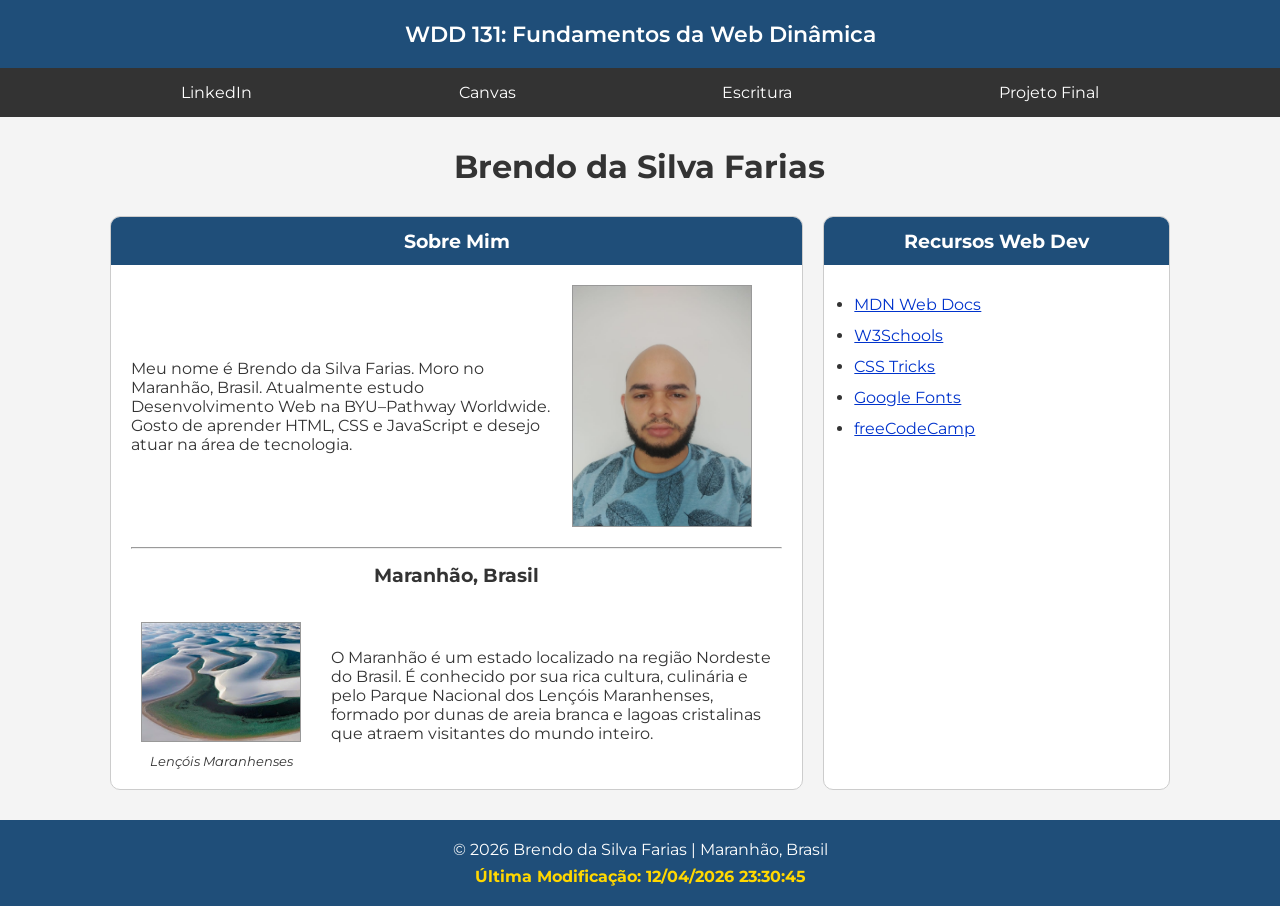
<file: index.html>
<!DOCTYPE html>
<html lang="pt-BR">

<head>
    <meta charset="UTF-8">
    <meta name="viewport" content="width=device-width, initial-scale=1.0">

    <title>WDD 131 – Fundamentos da Web Dinâmica - Brendo da Silva Farias</title>

    <meta name="description"
        content="WDD 131 – Fundamentos da Web Dinâmica. Brendo da Silva Farias. Página inicial do curso com HTML, CSS, JavaScript e desenvolvimento web.">

    <meta name="author" content="Brendo da Silva Farias">

    <!-- Google Fonts -->
    <link rel="preconnect" href="https://fonts.googleapis.com">
    <link rel="preconnect" href="https://fonts.gstatic.com" crossorigin>
    <link href="https://fonts.googleapis.com/css2?family=Montserrat:wght@400;600;700&display=swap"
        rel="stylesheet">

    <link rel="stylesheet" href="estilos/base.css">

    <script src="scripts/obterdatas.js" defer></script>
</head>

<body>

    <header>

        <span id="course-title">
            WDD 131: Fundamentos da Web Dinâmica
        </span>

        <nav>
            <a href="https://www.linkedin.com/in/brendo-farias-3ab075179/" target="_blank">LinkedIn</a>

            <a href="https://byupw.instructure.com/" target="_blank">Canvas</a>

            <a href="https://www.churchofjesuschrist.org/study/scriptures/bofm/2-ne/25?lang=por&id=p26#p26"
                target="_blank">Escritura</a>

            <a href="projeto/">Projeto Final</a>
        </nav>

    </header>

    <main>

        <h1>Brendo da Silva Farias</h1>

        <section class="card">

            <h2>Sobre Mim</h2>

            <div class="about">

                <div class="bio">

                    <p>
                        Meu nome é Brendo da Silva Farias. Moro no Maranhão, Brasil.
                        Atualmente estudo Desenvolvimento Web na BYU–Pathway Worldwide.
                        Gosto de aprender HTML, CSS e JavaScript e desejo atuar na área
                        de tecnologia.
                    </p>

                </div>

                <img src="imagens/perfil.jpg"
                    alt="Foto de Brendo da Silva Farias">

            </div>

            <hr>

            <h3>Maranhão, Brasil</h3>

            <div class="country">

                <figure>

                    <img src="imagens/maranhao.jpg"
                        alt="Lençóis Maranhenses">

                    <figcaption>Lençóis Maranhenses</figcaption>

                </figure>

                <p>

                    O Maranhão é um estado localizado na região Nordeste do Brasil.
                    É conhecido por sua rica cultura, culinária e pelo Parque Nacional
                    dos Lençóis Maranhenses, formado por dunas de areia branca e lagoas
                    cristalinas que atraem visitantes do mundo inteiro.

                </p>

            </div>

        </section>

        <section class="card">

            <h2>Recursos Web Dev</h2>

            <ul>

                <li><a href="https://developer.mozilla.org/" target="_blank">MDN Web Docs</a></li>

                <li><a href="https://www.w3schools.com/" target="_blank">W3Schools</a></li>

                <li><a href="https://css-tricks.com/" target="_blank">CSS Tricks</a></li>

                <li><a href="https://fonts.google.com/" target="_blank">Google Fonts</a></li>

                <li><a href="https://www.freecodecamp.org/" target="_blank">freeCodeCamp</a></li>

            </ul>

        </section>

    </main>

    <footer>

        <p>
            &copy; <span id="ano"></span> Brendo da Silva Farias | Maranhão, Brasil
        </p>

        <p id="ultimaModificacao"></p>

    </footer>

</body>

</html>
</file>
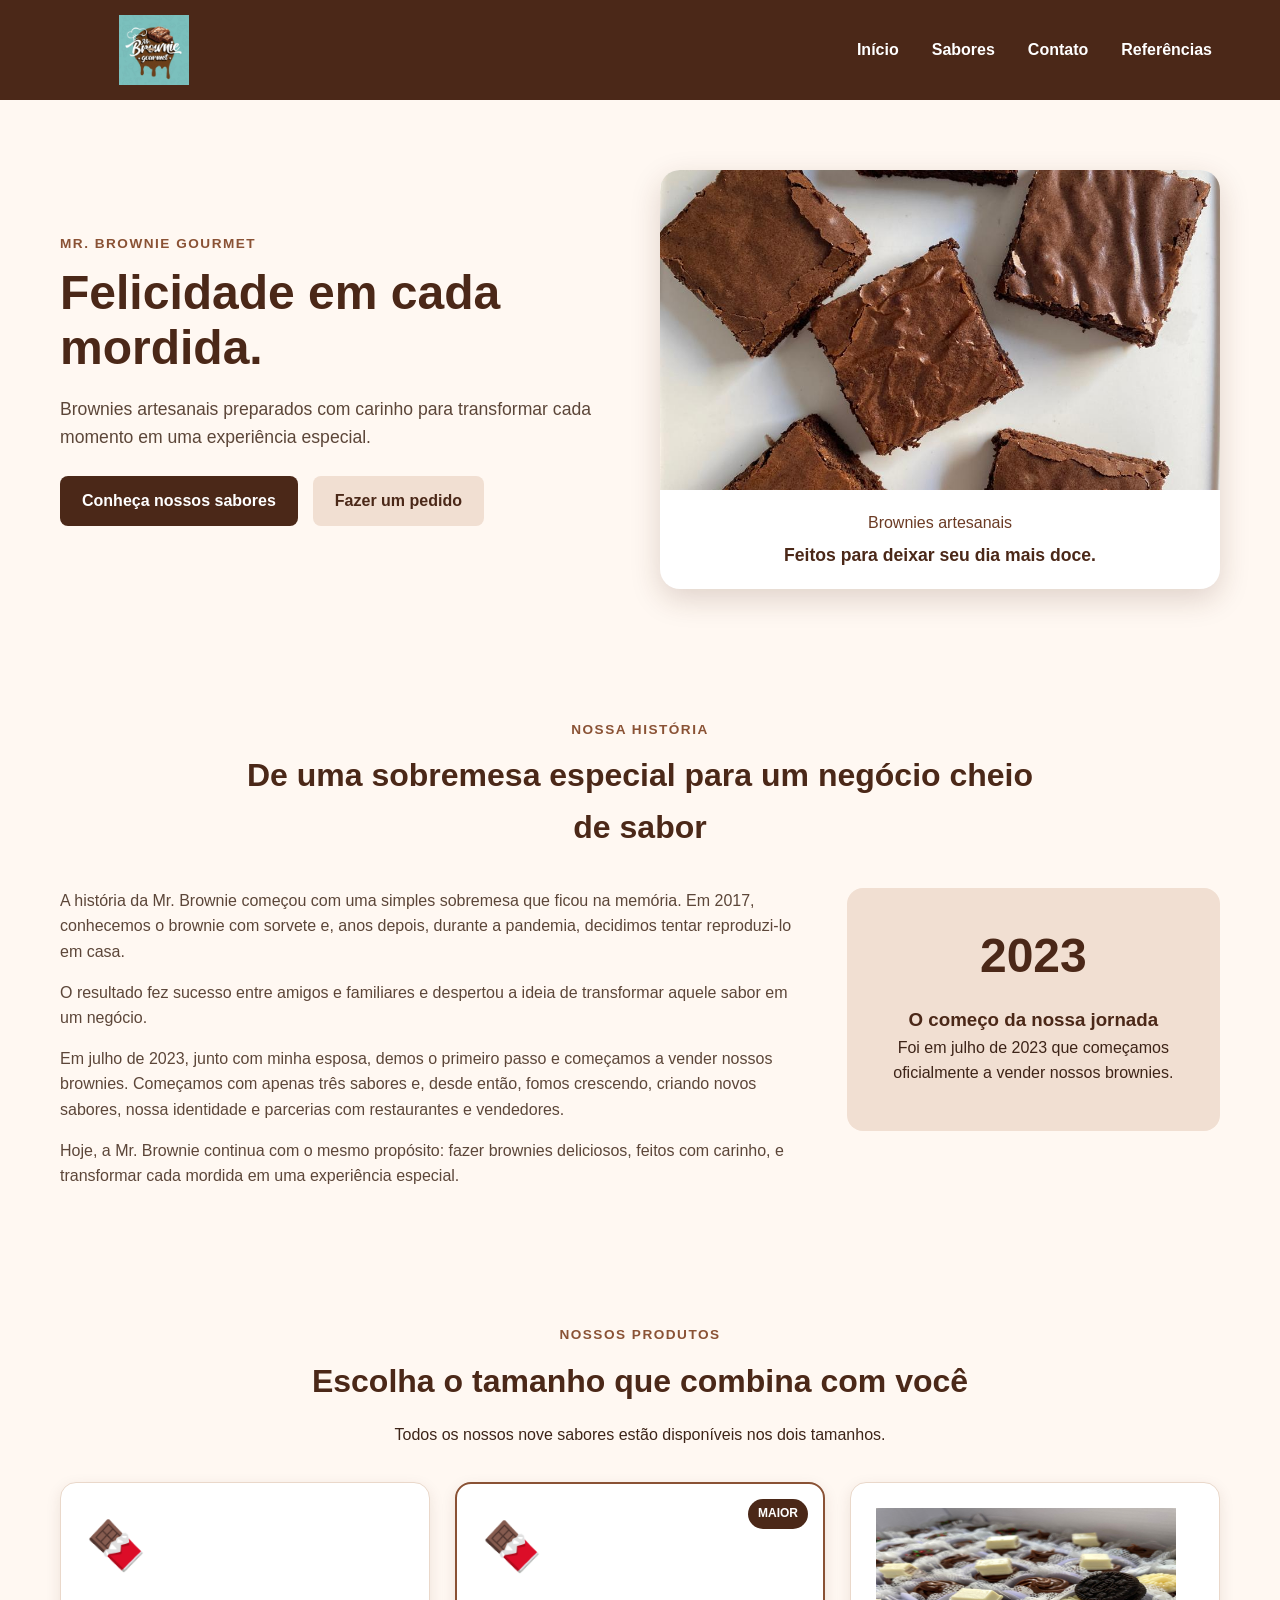
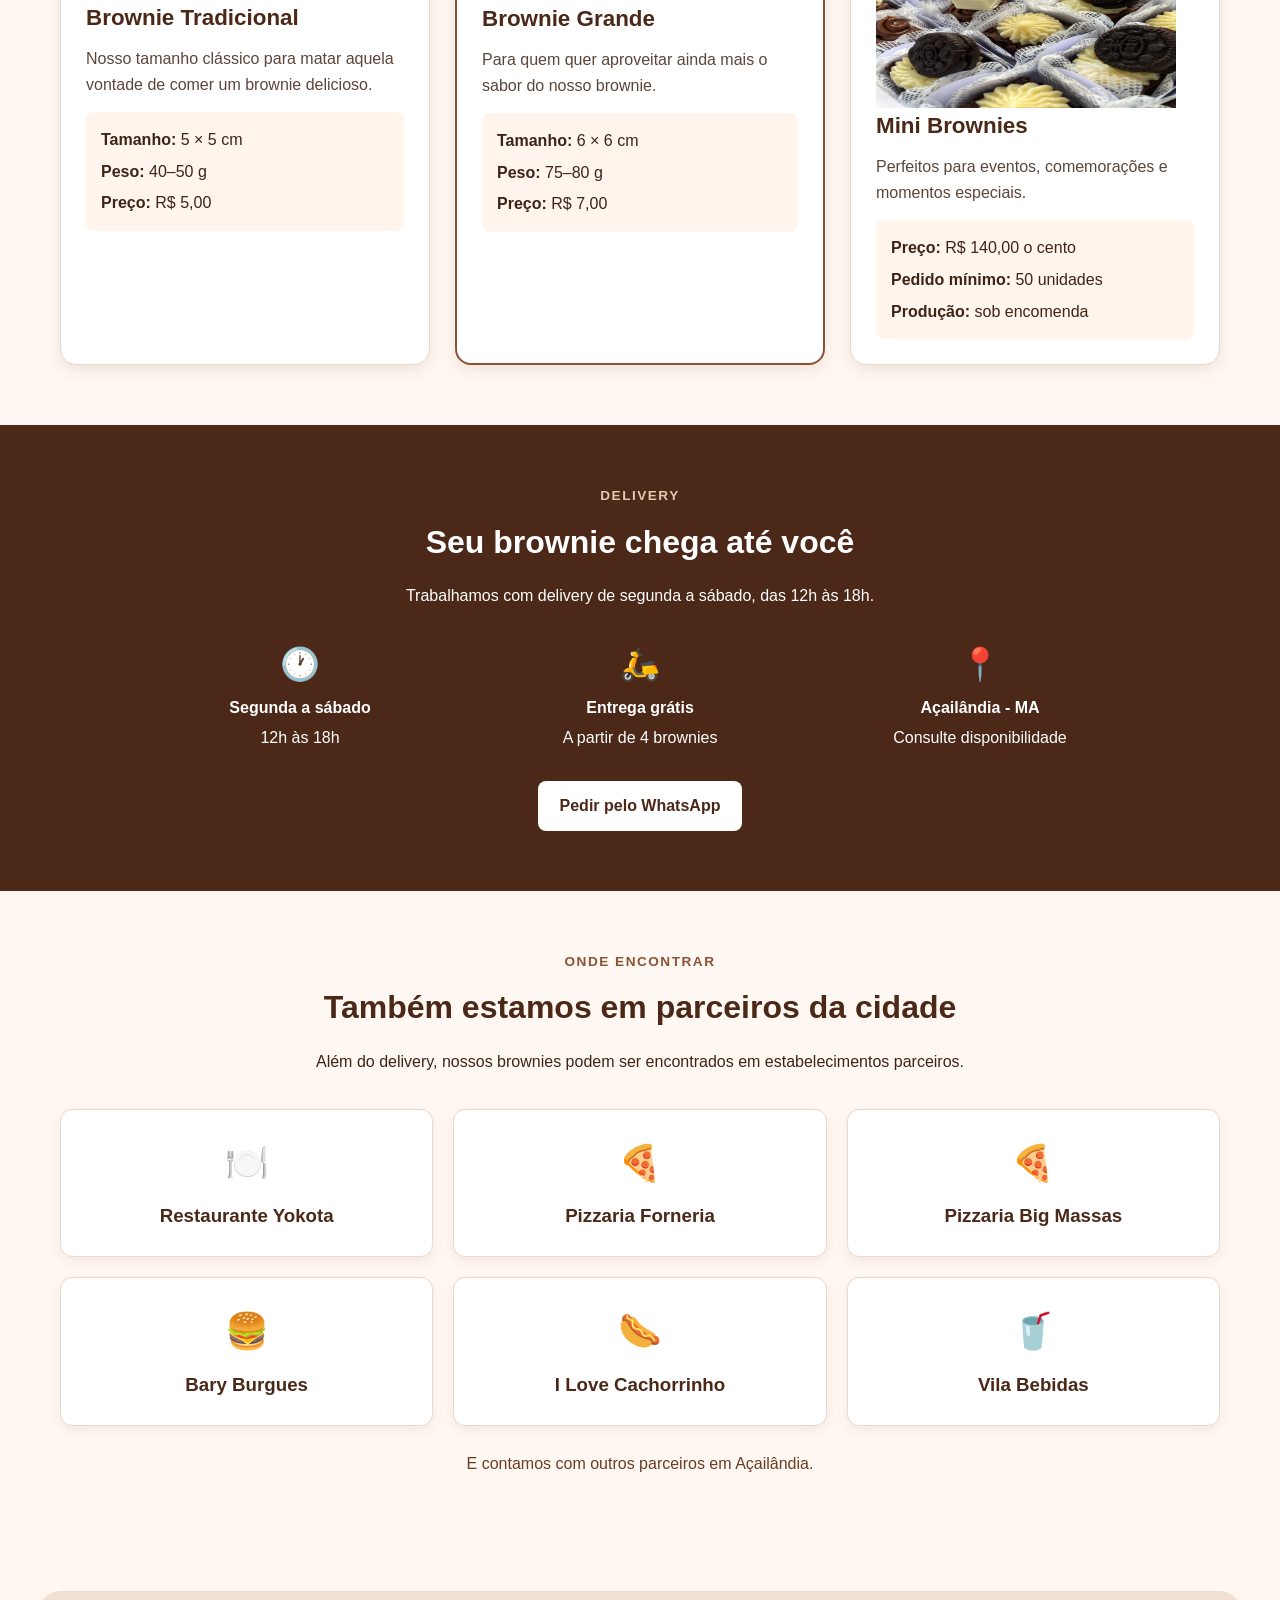
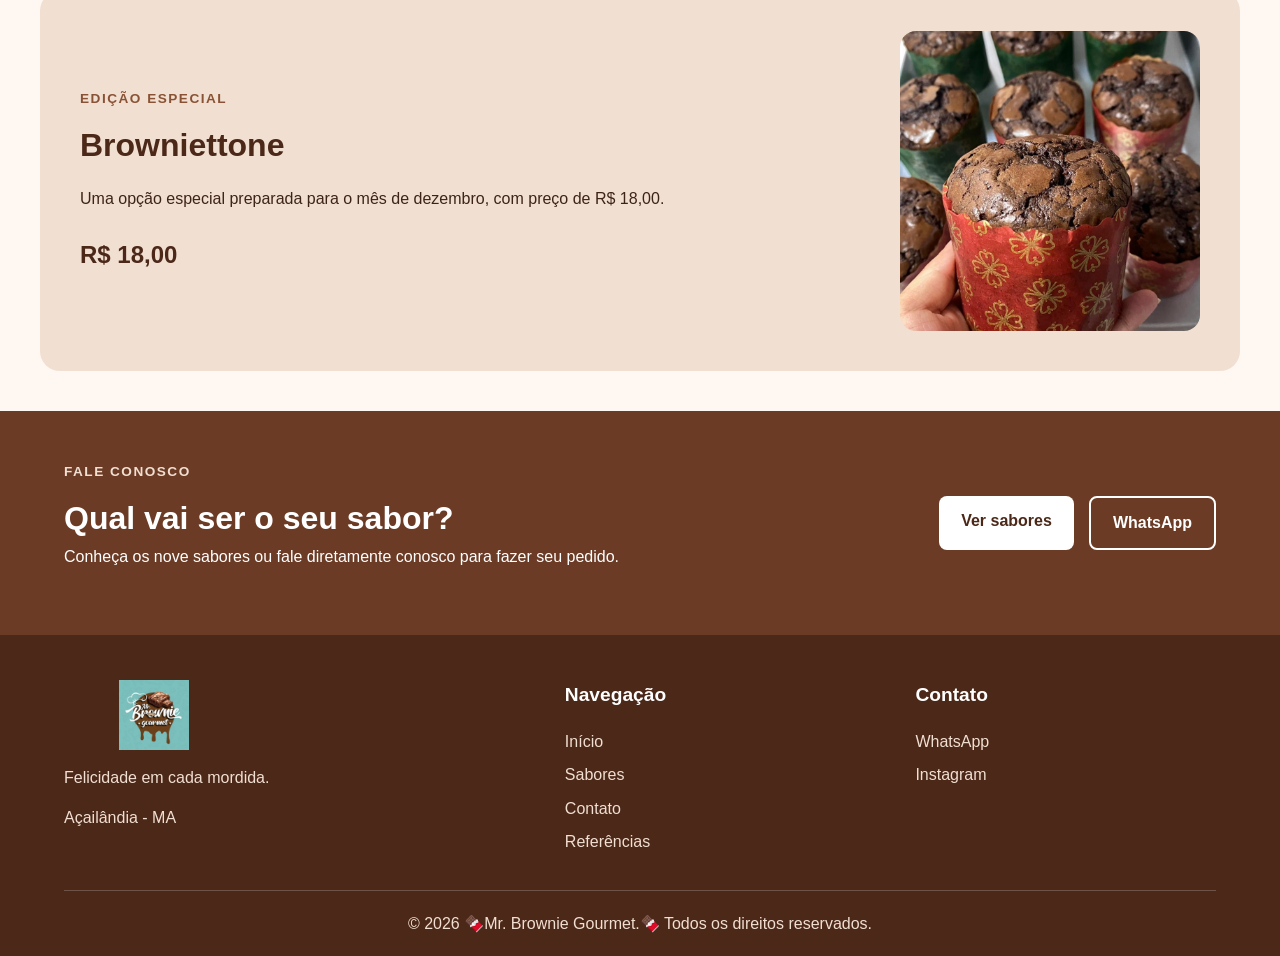
<file: projeto/index.html>
<!DOCTYPE html>
<html lang="pt-BR">

<head>
    <meta charset="UTF-8">
    <meta name="viewport" content="width=device-width, initial-scale=1.0">

    <meta
        name="description"
        content="Mr. Brownie Gourmet - Brownies artesanais em Açailândia - MA. Conheça nossos sabores, tamanhos e faça seu pedido.">

    <meta name="author" content="Brendo Farias">

    <title>Mr. Brownie Gourmet | Brownies Artesanais</title>

    <link rel="stylesheet" href="styles/projeto.css">
    <script src="scripts/projeto.js" defer></script>
</head>

<body>

<header class="site-header">

    <a class="logo" href="index.html" aria-label="Mr. Brownie Gourmet - Início">
        <img
            src="imagens/logo.jpeg"
            alt="Logo da Mr. Brownie Gourmet"
            width="180"
            height="70">
    </a>

    <button
        class="menu-button"
        type="button"
        aria-label="Abrir menu"
        aria-expanded="false"
        aria-controls="main-navigation">
        ☰
    </button>

    <nav class="site-nav" id="main-navigation" aria-label="Navegação principal">

        <a href="index.html">Início</a>
        <a href="sabores.html">Sabores</a>
        <a href="contato.html">Contato</a>
        <a href="referencias.html">Referências</a>
    
    </nav>

</header>

<main>

    <!-- CAPA -->

    <section class="hero">

        <div class="hero-content">

            <p class="eyebrow">MR. BROWNIE GOURMET</p>

            <h1>Felicidade em cada mordida.</h1>

            <p>
                Brownies artesanais preparados com carinho para transformar
                cada momento em uma experiência especial.
            </p>

            <div class="hero-actions">

                <a
                    class="button button-primary"
                    href="sabores.html">
                    Conheça nossos sabores
                </a>

                <a
                    class="button button-secondary"
                    href="https://wa.me/5599991599690"
                    target="_blank"
                    rel="noopener">
                    Fazer um pedido
                </a>

            </div>

        </div>

        <div class="hero-card">

            <img
                src="imagens/capabrownies.jpeg"
                alt="Brownies artesanais da Mr. Brownie Gourmet"
                width="800"
                height="500">

            <div class="hero-card-content">

                <p>Brownies artesanais</p>

                <strong>
                    Feitos para deixar seu dia mais doce.
                </strong>

            </div>

        </div>

    </section>


    <!-- NOSSA HISTÓRIA -->

    <section class="section story-section">

        <div class="section-heading">

            <p class="eyebrow">NOSSA HISTÓRIA</p>

            <h2>
                De uma sobremesa especial para um negócio cheio de sabor
            </h2>

        </div>

        <div class="story-content">

            <div class="story-text">

                <p>
                    A história da Mr. Brownie começou com uma simples sobremesa
                    que ficou na memória. Em 2017, conhecemos o brownie com
                    sorvete e, anos depois, durante a pandemia, decidimos tentar
                    reproduzi-lo em casa.
                </p>

                <p>
                    O resultado fez sucesso entre amigos e familiares e despertou
                    a ideia de transformar aquele sabor em um negócio.
                </p>

                <p>
                    Em julho de 2023, junto com minha esposa, demos o primeiro
                    passo e começamos a vender nossos brownies. Começamos com
                    apenas três sabores e, desde então, fomos crescendo, criando
                    novos sabores, nossa identidade e parcerias com restaurantes
                    e vendedores.
                </p>

                <p>
                    Hoje, a Mr. Brownie continua com o mesmo propósito:
                    fazer brownies deliciosos, feitos com carinho, e transformar
                    cada mordida em uma experiência especial.
                </p>

            </div>

            <div class="story-highlight">

                <span class="story-year">2023</span>

                <h3>O começo da nossa jornada</h3>

                <p>
                    Foi em julho de 2023 que começamos oficialmente
                    a vender nossos brownies.
                </p>

            </div>

        </div>

    </section>


    <!-- PRODUTOS -->

    <section class="section products-section">

        <div class="section-heading">

            <p class="eyebrow">NOSSOS PRODUTOS</p>

            <h2>
                Escolha o tamanho que combina com você
            </h2>

            <p>
                Todos os nossos nove sabores estão disponíveis nos dois tamanhos.
            </p>

        </div>

        <div class="size-grid">


            <!-- BROWNIE TRADICIONAL -->

            <article class="size-card">

                <div class="size-icon" aria-hidden="true">
                    🍫
                </div>

                <h3>Brownie Tradicional</h3>

                <p class="size-description">
                    Nosso tamanho clássico para matar aquela vontade de comer
                    um brownie delicioso.
                </p>

                <ul>

                    <li>
                        <strong>Tamanho:</strong>
                        5 × 5 cm
                    </li>

                    <li>
                        <strong>Peso:</strong>
                        40–50 g
                    </li>

                    <li>
                        <strong>Preço:</strong>
                        R$ 5,00
                    </li>

                </ul>

            </article>


            <!-- BROWNIE GRANDE -->

            <article class="size-card featured-size">

                <span class="size-badge">
                    MAIOR
                </span>

                <div class="size-icon" aria-hidden="true">
                    🍫
                </div>

                <h3>Brownie Grande</h3>

                <p class="size-description">
                    Para quem quer aproveitar ainda mais o sabor
                    do nosso brownie.
                </p>

                <ul>

                    <li>
                        <strong>Tamanho:</strong>
                        6 × 6 cm
                    </li>

                    <li>
                        <strong>Peso:</strong>
                        75–80 g
                    </li>

                    <li>
                        <strong>Preço:</strong>
                        R$ 7,00
                    </li>

                </ul>

            </article>


            <!-- MINI BROWNIES -->

            <article class="size-card">

                <div class="size-image">

                    <img
                        src="imagens/minibrownie.jpeg"
                        alt="Mini brownies da Mr. Brownie Gourmet"
                        width="300"
                        height="200"
                        loading="lazy">

                </div>

                <h3>Mini Brownies</h3>

                <p class="size-description">
                    Perfeitos para eventos, comemorações e momentos
                    especiais.
                </p>

                <ul>

                    <li>
                        <strong>Preço:</strong>
                        R$ 140,00 o cento
                    </li>

                    <li>
                        <strong>Pedido mínimo:</strong>
                        50 unidades
                    </li>

                    <li>
                        <strong>Produção:</strong>
                        sob encomenda
                    </li>

                </ul>

            </article>

        </div>

    </section>


    <!-- DELIVERY -->

    <section class="delivery-section">

        <div class="delivery-content">

            <p class="eyebrow">DELIVERY</p>

            <h2>
                Seu brownie chega até você
            </h2>

            <p>
                Trabalhamos com delivery de segunda a sábado,
                das 12h às 18h.
            </p>

            <div class="delivery-details">

                <div>

                    <span aria-hidden="true">🕐</span>

                    <strong>
                        Segunda a sábado
                    </strong>

                    <span>
                        12h às 18h
                    </span>

                </div>

                <div>

                    <span aria-hidden="true">🛵</span>

                    <strong>
                        Entrega grátis
                    </strong>

                    <span>
                        A partir de 4 brownies
                    </span>

                </div>

                <div>

                    <span aria-hidden="true">📍</span>

                    <strong>
                        Açailândia - MA
                    </strong>

                    <span>
                        Consulte disponibilidade
                    </span>

                </div>

            </div>

            <a
                class="button button-light"
                href="https://wa.me/5599991599690"
                target="_blank"
                rel="noopener">
                Pedir pelo WhatsApp
            </a>

        </div>

    </section>


    <!-- PARCEIROS -->

    <section class="section partners-section">

        <div class="section-heading">

            <p class="eyebrow">ONDE ENCONTRAR</p>

            <h2>
                Também estamos em parceiros da cidade
            </h2>

            <p>
                Além do delivery, nossos brownies podem ser encontrados
                em estabelecimentos parceiros.
            </p>

        </div>

        <div class="partners-grid">

            <article class="partner-card">

                <span aria-hidden="true">🍽️</span>

                <h3>
                    Restaurante Yokota
                </h3>

            </article>

            <article class="partner-card">

                <span aria-hidden="true">🍕</span>

                <h3>
                    Pizzaria Forneria
                </h3>

            </article>

            <article class="partner-card">

                <span aria-hidden="true">🍕</span>

                <h3>
                    Pizzaria Big Massas
                </h3>

            </article>

            <article class="partner-card">

                <span aria-hidden="true">🍔</span>

                <h3>
                    Bary Burgues
                </h3>

            </article>

            <article class="partner-card">

                <span aria-hidden="true">🌭</span>

                <h3>
                    I Love Cachorrinho
                </h3>

            </article>

            <article class="partner-card">

                <span aria-hidden="true">🥤</span>

                <h3>
                    Vila Bebidas
                </h3>

            </article>

        </div>

        <p class="partners-note">
            E contamos com outros parceiros em Açailândia.
        </p>

    </section>


    <!-- BROWNIETTONE -->

    <section class="seasonal-section">

        <div>

            <p class="eyebrow">
                EDIÇÃO ESPECIAL
            </p>

            <h2>
                Browniettone
            </h2>

            <p>
                Uma opção especial preparada para o mês de dezembro,
                com preço de R$ 18,00.
            </p>

            <span class="seasonal-price">
                R$ 18,00
            </span>

        </div>

        <div class="seasonal-image">

            <img
                src="imagens/browniettone.jpeg"
                alt="Browniettone da Mr. Brownie Gourmet"
                width="400"
                height="300"
                loading="lazy">

        </div>

    </section>


    <!-- CHAMADA FINAL -->

    <section class="cta-section">

        <div>

            <p class="eyebrow">
                FALE CONOSCO
            </p>

            <h2>
                Qual vai ser o seu sabor?
            </h2>

            <p>
                Conheça os nove sabores ou fale diretamente conosco
                para fazer seu pedido.
            </p>

        </div>

        <div class="cta-actions">

            <a
                class="button button-light"
                href="sabores.html">
                Ver sabores
            </a>

            <a
                class="button button-outline-light"
                href="https://wa.me/5599991599690"
                target="_blank"
                rel="noopener">
                WhatsApp
            </a>

        </div>

    </section>

</main>


<!-- RODAPÉ -->

<footer class="site-footer">

    <div class="footer-content">

        <div class="footer-brand">

            <img
                src="imagens/logo.jpeg"
                alt="Logo da Mr. Brownie Gourmet"
                width="180"
                height="70"
                loading="lazy">

            <p>
                Felicidade em cada mordida.
            </p>

            <p>
                Açailândia - MA
            </p>

        </div>


        <div class="footer-links">

            <h2>Navegação</h2>

            <a href="index.html">
                Início
            </a>

            <a href="sabores.html">
                Sabores
            </a>

            <a href="contato.html">
                Contato
            </a>

            <a href="referencias.html">
                Referências
            </a>

        </div>


        <div class="footer-links">

            <h2>Contato</h2>

            <a
                href="https://wa.me/5599991599690"
                target="_blank"
                rel="noopener">
                WhatsApp
            </a>

            <a
                href="https://instagram.com/mrbrownie73"
                target="_blank"
                rel="noopener">
                Instagram
            </a>

        </div>

    </div>


    <div class="copyright">

        <p>
            &copy;
            <span id="current-year"></span>
            🍫Mr. Brownie Gourmet.🍫
            Todos os direitos reservados.
        </p>

    </div>

</footer>

</body>

</html>
</file>
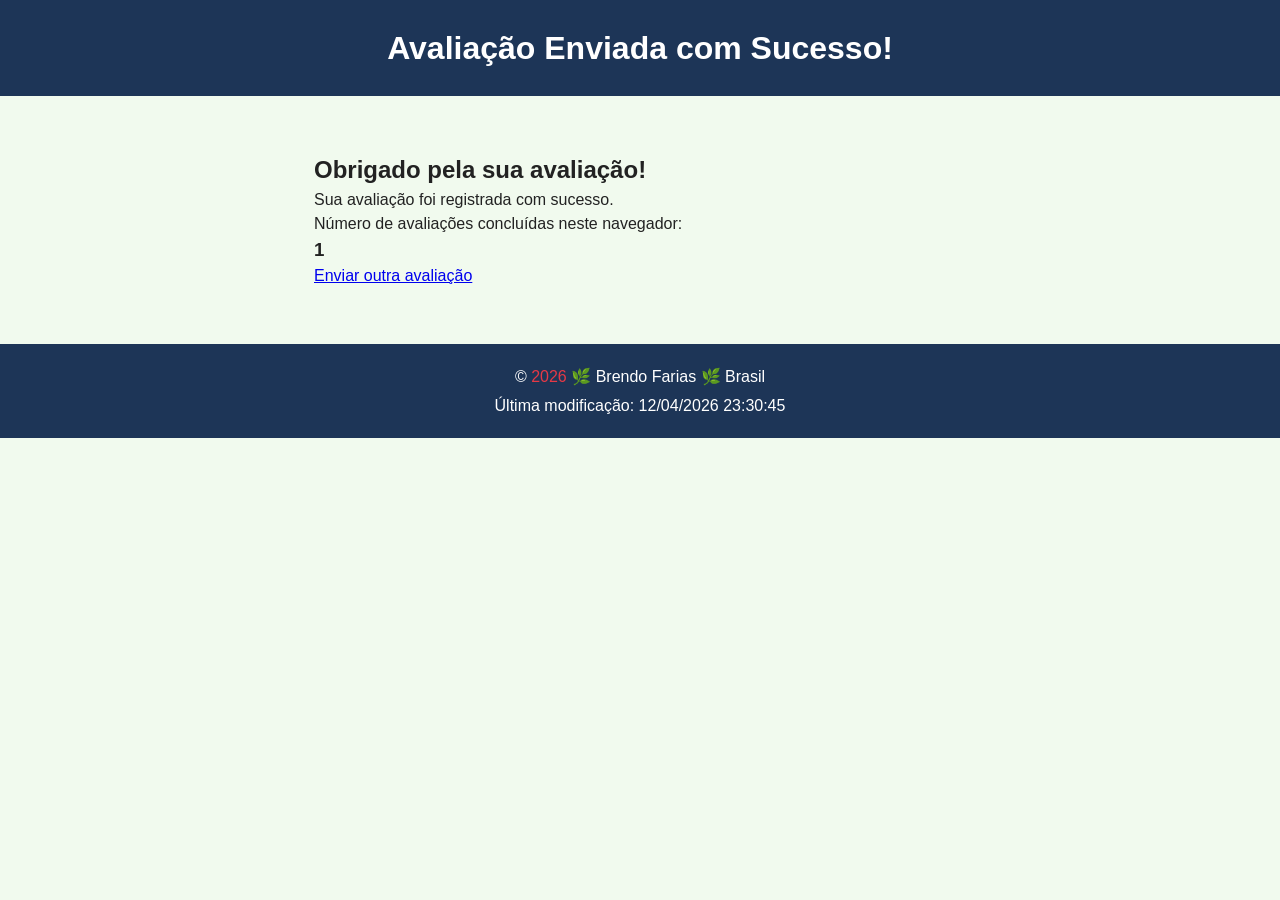
<file: avaliacao.html>
<!DOCTYPE html>
<html lang="pt-BR">
<head>
    <meta charset="UTF-8">
    <meta name="viewport" content="width=device-width, initial-scale=1.0">
    <meta name="description" content="Confirmação da Avaliação do Produto">
    <meta name="author" content="Brendo Farias">
    <title>Avaliação Enviada</title>

    <link rel="stylesheet" href="estilos/formulario.css">
</head>

<body>

<header>
    <h1>Avaliação Enviada com Sucesso!</h1>
</header>

<main>

<section class="confirmacao">

    <h2>Obrigado pela sua avaliação!</h2>

    <p>
        Sua avaliação foi registrada com sucesso.
    </p>

    <p>
        Número de avaliações concluídas neste navegador:
    </p>

    <h3 id="contador">0</h3>

    <p>
        <a href="formulario.html">Enviar outra avaliação</a>
    </p>

</section>

</main>

<footer>

<p>
&copy;
<span id="currentyear"></span>
🌿 Brendo Farias 🌿 Brasil
</p>

<p id="lastModified"></p>

</footer>

<script>
const KEY = "reviewCount";

let count = Number(localStorage.getItem(KEY)) || 0;
count++;

localStorage.setItem(KEY, count);

document.getElementById("contador").textContent = count;

document.getElementById("currentyear").textContent =
new Date().getFullYear();

document.getElementById("lastModified").textContent =
`Última modificação: ${document.lastModified}`;
</script>

</body>
</html>
</file>
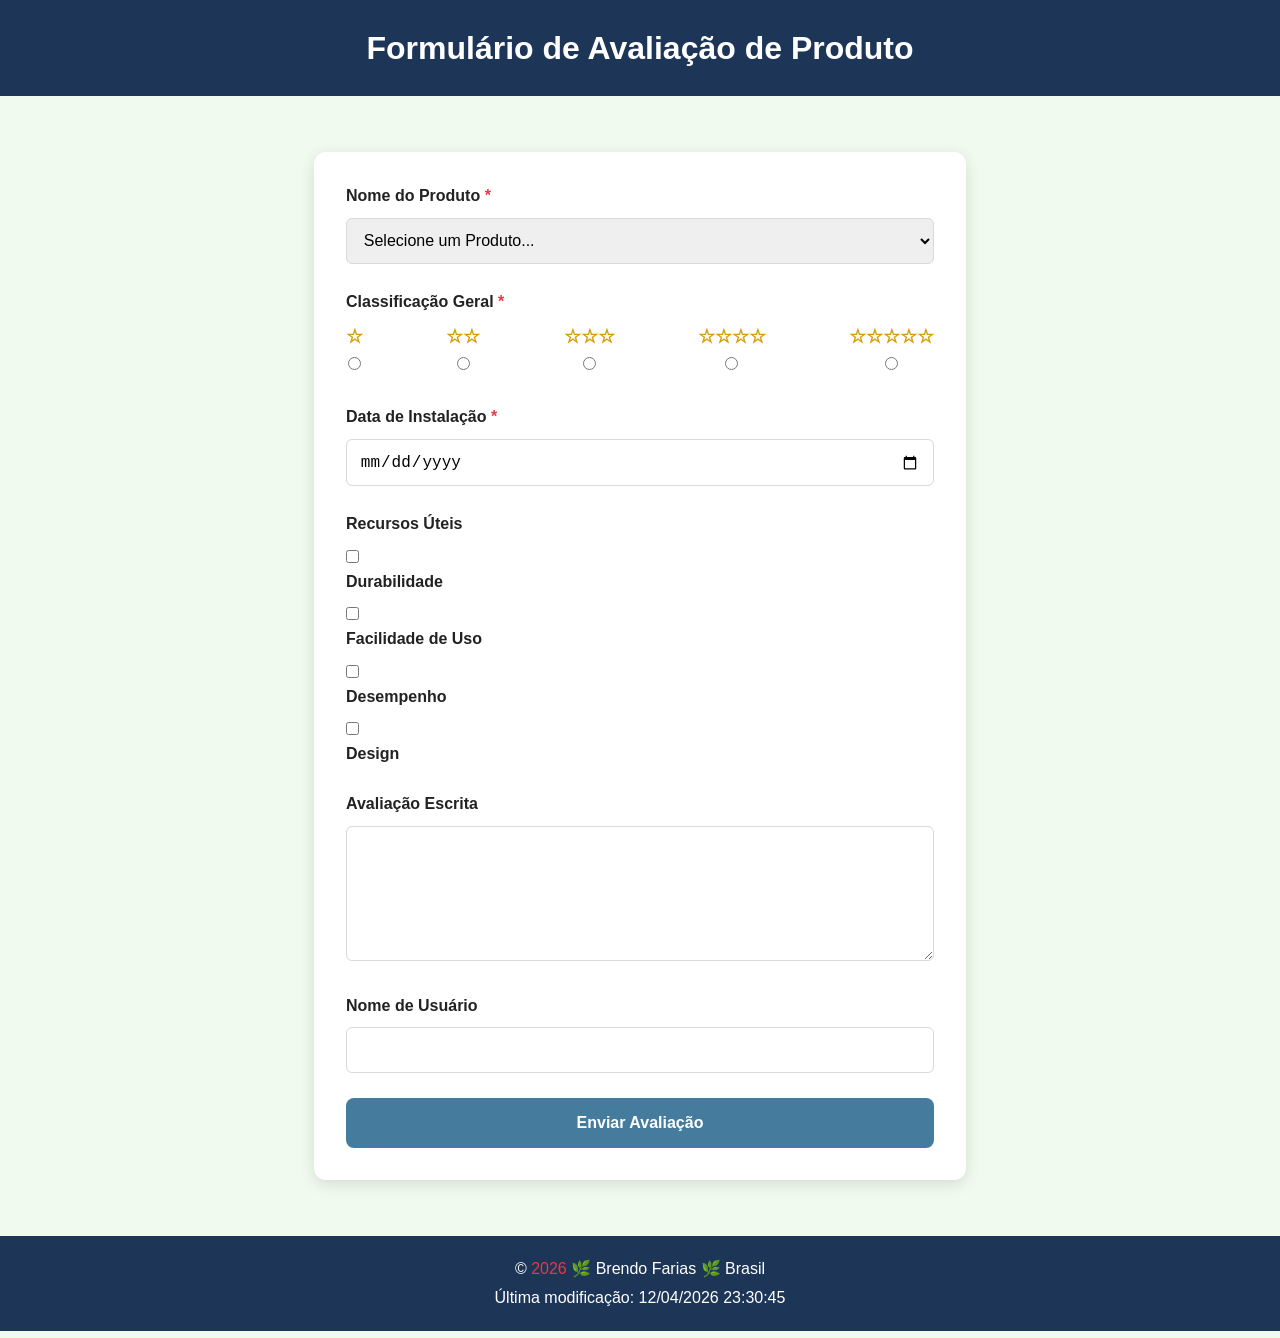
<file: formulario.html>
<!DOCTYPE html>
<html lang="pt-BR">
<head>
    <meta charset="UTF-8">
    <meta name="viewport" content="width=device-width, initial-scale=1.0">
    <meta name="description" content="Formulário para avaliação de produtos, permitindo selecionar um produto, classificá-lo, registrar recursos úteis e enviar comentários do usuário.">
    <meta name="author" content="Brendo Farias">
    <title>Formulário de Avaliação de Produto</title>

    <link rel="stylesheet" href="estilos/formulario.css">

    <script src="scripts/formulario.js" defer></script>
</head>

<body>

<header>
    <h1>Formulário de Avaliação de Produto</h1>
</header>

<main>

<form method="get" action="avaliacao.html">

<div class="campo">
    <label for="product">
        Nome do Produto <span>*</span>
        </label>
        
        <select id="product" name="product" required>
            <option value="none" disabled selected hidden>Selecione um Produto...</option>
        </select>

</div>


<div class="campo">

<p class="titulo">
Classificação Geral <span>*</span>
</p>

<div class="estrelas">

<label for="estrela1">
☆
<input
type="radio"
id="estrela1"
name="classificacao"
value="1"
required>
</label>

<label for="estrela2">
☆☆
<input
type="radio"
id="estrela2"
name="classificacao"
value="2"
required>
</label>

<label for="estrela3">
☆☆☆
<input
type="radio"
id="estrela3"
name="classificacao"
value="3"
required>
</label>

<label for="estrela4">
☆☆☆☆
<input
type="radio"
id="estrela4"
name="classificacao"
value="4"
required>
</label>

<label for="estrela5">
☆☆☆☆☆
<input
type="radio"
id="estrela5"
name="classificacao"
value="5"
required>
</label>

</div>

</div>


<div class="campo">

<label for="instalacao">
Data de Instalação <span>*</span>
</label>

<input
type="date"
id="instalacao"
name="instalacao"
required>

</div>


<div class="campo">

<p class="titulo">
Recursos Úteis
</p>

<input
type="checkbox"
id="durabilidade"
name="recursos"
value="Durabilidade">

<label for="durabilidade">
Durabilidade
</label>

<input
type="checkbox"
id="facilidade"
name="recursos"
value="Facilidade de Uso">

<label for="facilidade">
Facilidade de Uso
</label>

<input
type="checkbox"
id="desempenho"
name="recursos"
value="Desempenho">

<label for="desempenho">
Desempenho
</label>

<input
type="checkbox"
id="design"
name="recursos"
value="Design">

<label for="design">
Design
</label>

</div>


<div class="campo">

<label for="avaliacao">
Avaliação Escrita
</label>

<textarea
id="avaliacao"
name="avaliacao"
rows="6"></textarea>

</div>


<div class="campo">

<label for="usuario">
Nome de Usuário
</label>

<input
type="text"
id="usuario"
name="usuario">

</div>


<input
class="botao"
type="submit"
value="Enviar Avaliação">

</form>

</main>

<footer>

<p>
&copy;
<span id="currentyear"></span>
🌿 Brendo Farias 🌿 Brasil
</p>

<p id="lastModified"></p>

</footer>

</body>
</html>
</file>
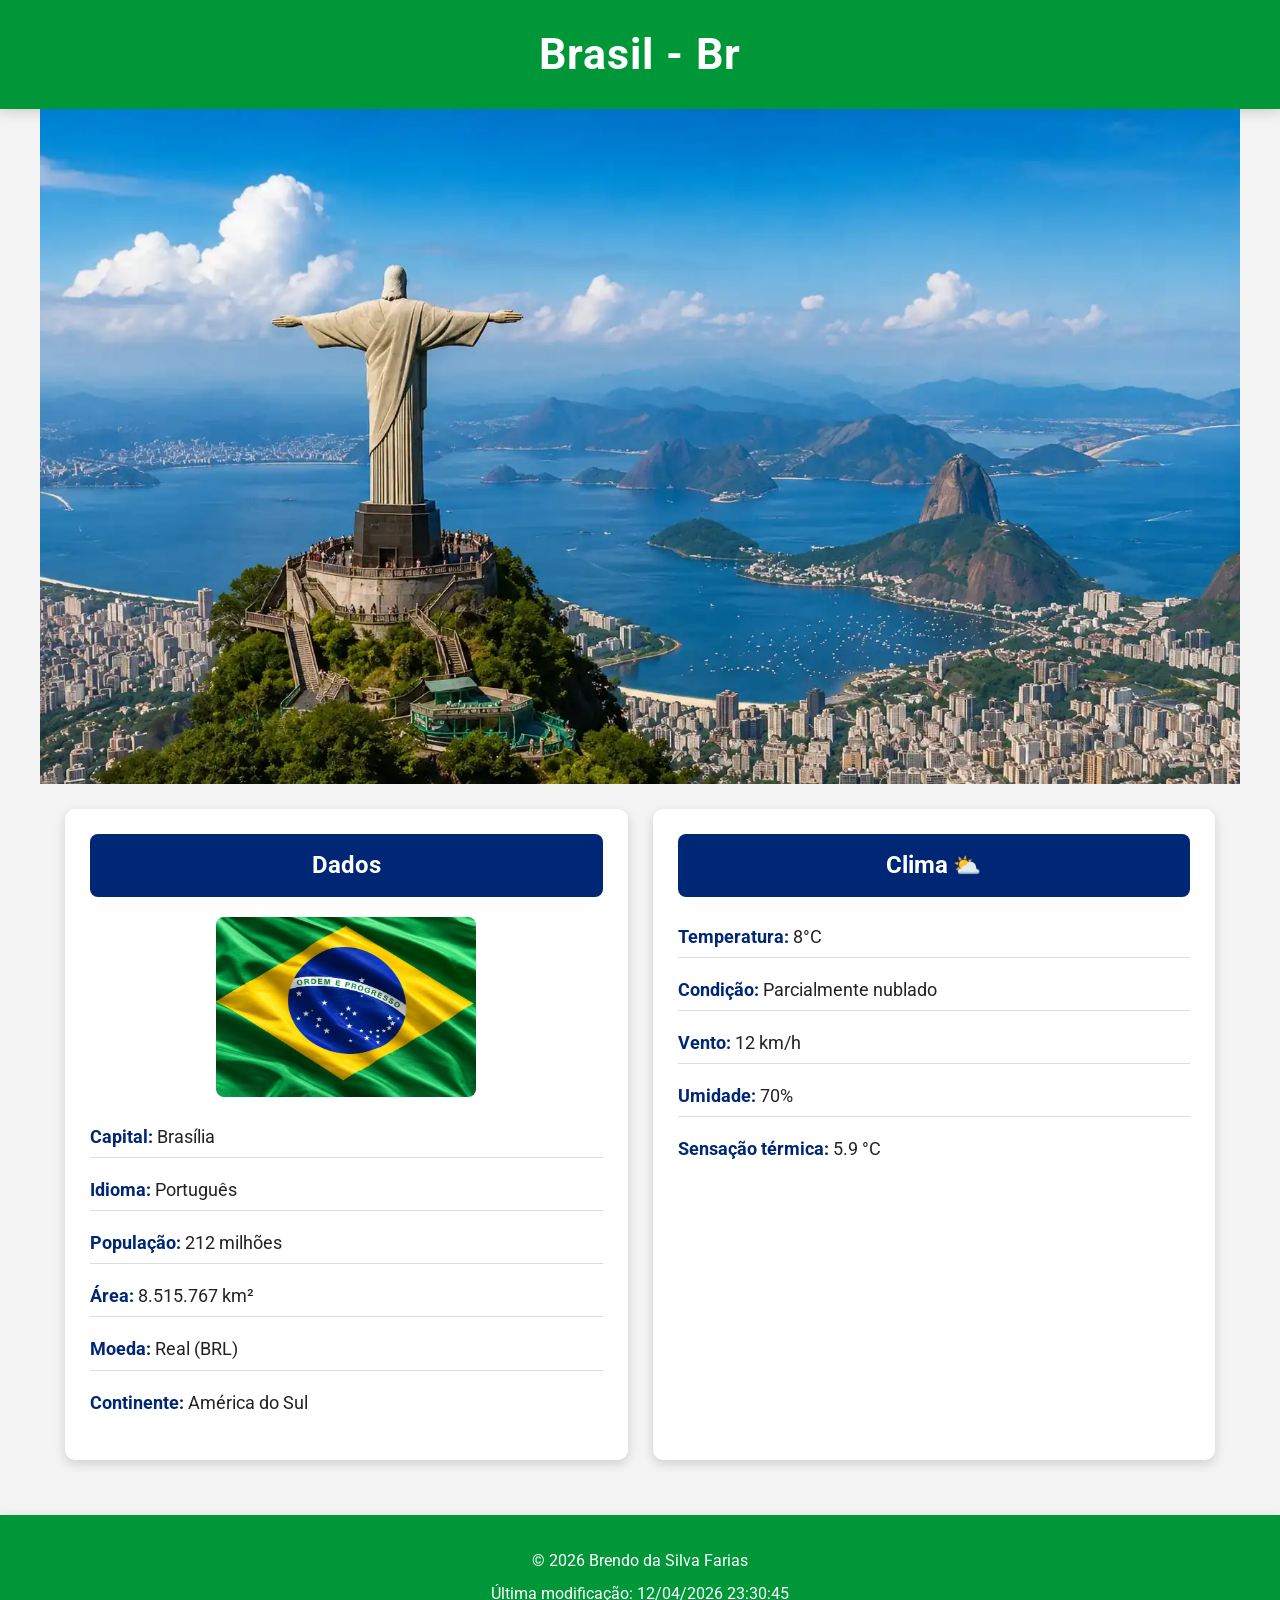
<file: local.html>
<!DOCTYPE html>
<html lang="pt-BR">

<head>
    <meta charset="UTF-8">
    <meta name="viewport" content="width=device-width, initial-scale=1.0">

    <title>Brasil | Página do País</title>

    <meta name="description"
        content="Página sobre o Brasil desenvolvida para a atividade S03 do curso WDD131.">
    <meta name="author" content="Brendo da Silva Farias">

    <!-- Google Fonts -->
    <link rel="preconnect" href="https://fonts.googleapis.com">
    <link rel="preconnect" href="https://fonts.gstatic.com" crossorigin>

    <link href="https://fonts.googleapis.com/css2?family=Roboto:wght@400;700&display=swap" rel="stylesheet">

    <!-- CSS -->
    <link rel="stylesheet" href="estilos/local.css">

    <!-- JavaScript -->
    <script src="scripts/local.js" defer></script>

</head>

<body>

    <header>
        <h1>Brasil - Br</h1>
    </header>

    <main>

        <!-- HERO -->
        <section class="hero">

            <picture>

                <source media="(min-width:768px)" srcset="imagens/brasil-large.webp">

                <img src="imagens/brasil-small.webp" alt="Paisagem do Brasil" width="1200" height="700"
                    fetchpriority="high">

            </picture>

        </section>

        <!-- CARDS -->
        <section class="cards">

            <!-- DADOS -->
            <article class="card dados">

                <h2>Dados</h2>

                <img src="imagens/bandeira.webp" alt="Bandeira do Brasil" class="bandeira" width="300" height="180">

                <ul>

                    <li><strong>Capital:</strong> Brasília</li>

                    <li><strong>Idioma:</strong> Português</li>

                    <li><strong>População:</strong> 212 milhões</li>

                    <li><strong>Área:</strong> 8.515.767 km²</li>

                    <li><strong>Moeda:</strong> Real (BRL)</li>

                    <li><strong>Continente:</strong> América do Sul</li>

                </ul>

            </article>

            <!-- CLIMA -->
            <article class="card clima">

                <h2>Clima</h2>

                <img src="imagens/clima.svg" alt="Ícone do clima" class="clima-icon" width="90" height="90">

                <ul>

                    <li>

                        <strong>Temperatura:</strong>

                        <span id="temperatura">8</span>°C

                    </li>

                    <li>

                        <strong>Condição:</strong>

                        Parcialmente nublado

                    </li>

                    <li>

                        <strong>Vento:</strong>

                        <span id="vento">12</span> km/h

                    </li>

                    <li>

                        <strong>Umidade:</strong>

                        70%

                    </li>

                    <li>

                        <strong>Sensação térmica:</strong>

                        <span id="sensacao"></span>

                    </li>

                </ul>

            </article>

        </section>

    </main>

    <footer>

        <p>

            &copy;
            <span id="ano"></span>

            Brendo da Silva Farias

        </p>

        <p>

            Última modificação:

            <span id="modificado"></span>

        </p>

    </footer>

</body>

</html>
</file>
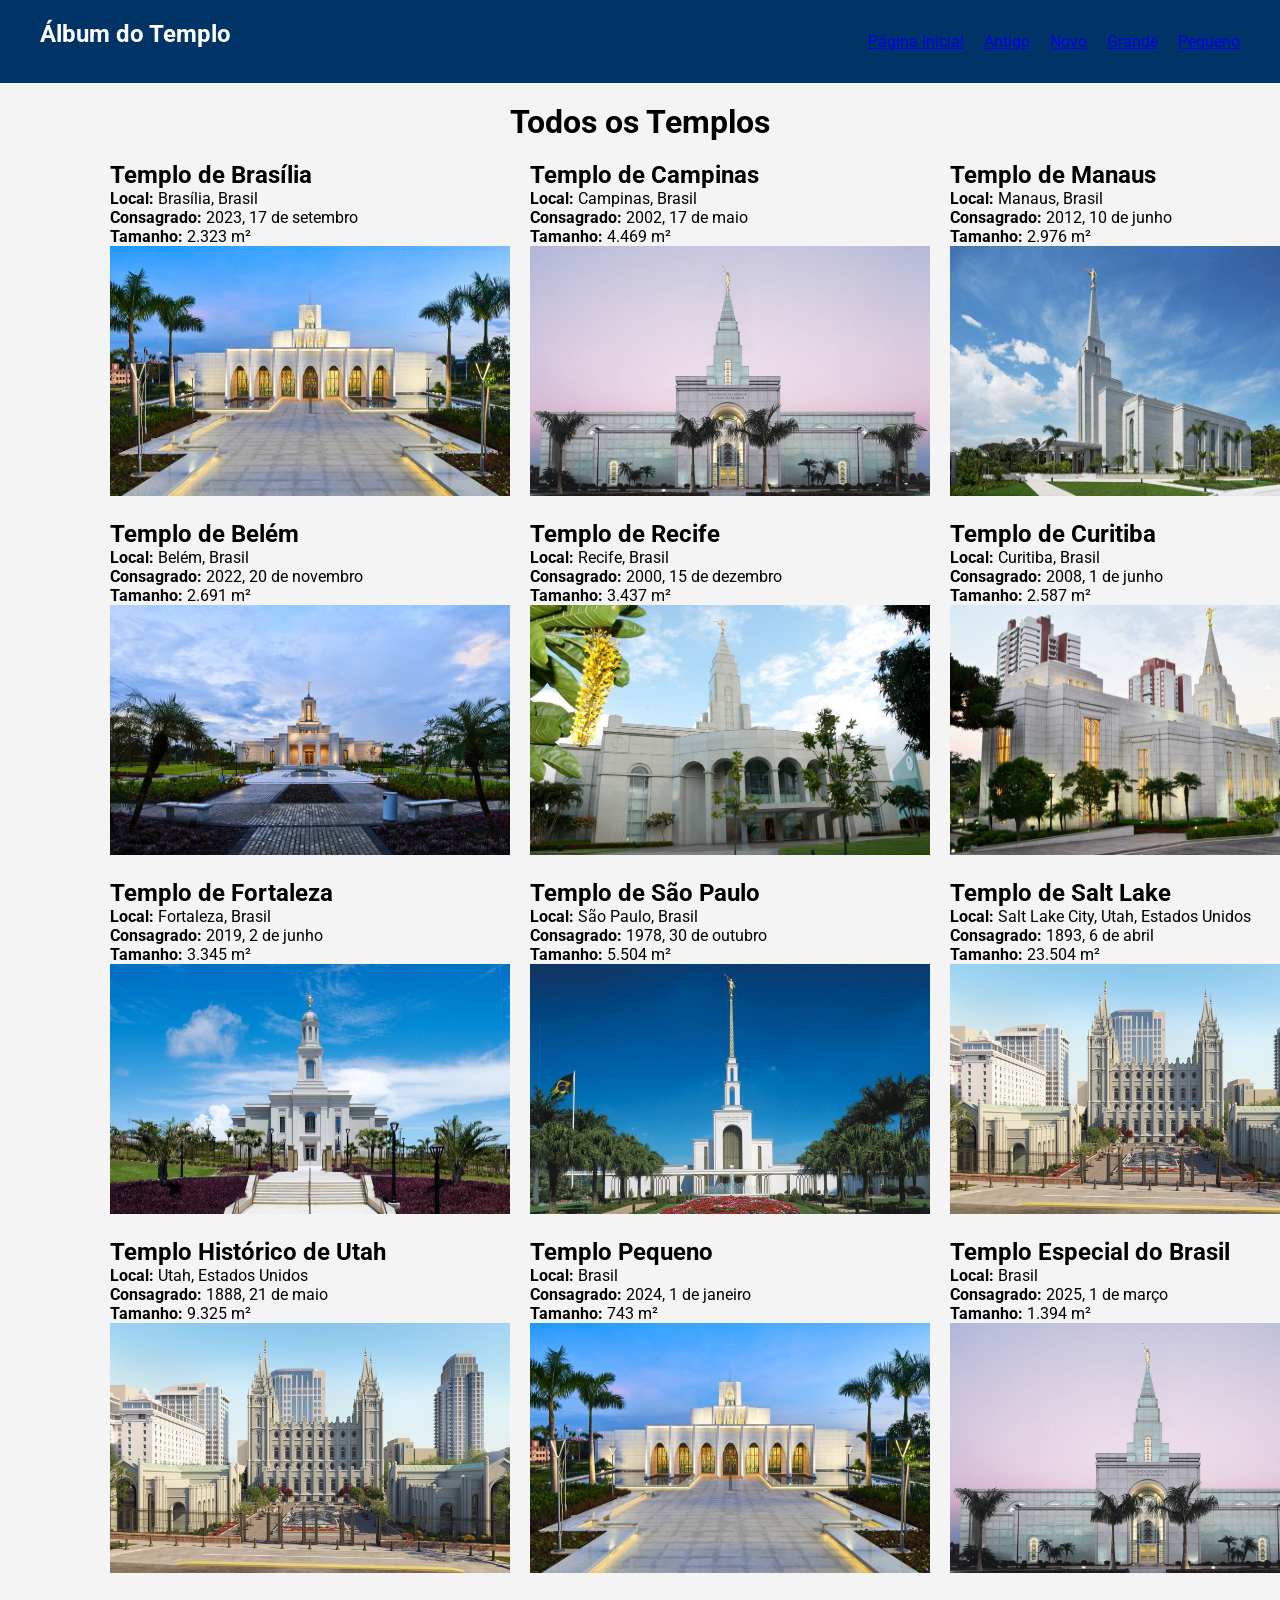
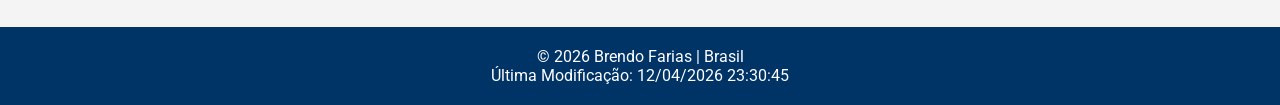
<file: templos-filtrados.html>
<!DOCTYPE html>
<html lang="pt-BR">

<head>
    <meta charset="UTF-8">
    <meta name="viewport" content="width=device-width, initial-scale=1.0">

    <title>Álbum de Templos Filtrados</title>

    <meta name="description"
        content="Álbum de imagens dos templos com filtros desenvolvido para WDD131.">

    <meta name="author" content="Brendo Farias">

    <link rel="preconnect" href="https://fonts.googleapis.com">
    <link rel="preconnect" href="https://fonts.gstatic.com" crossorigin>

    <link href="https://fonts.googleapis.com/css2?family=Roboto:wght@400;700&display=swap" rel="stylesheet">

    <link rel="stylesheet" href="estilos/templos.css">
    <link rel="stylesheet" href="estilos/templos-grande.css">

    <script src="scripts/templos-dados.js" defer></script>
    <script src="scripts/templos-filtrados.js" defer></script>

</head>

<body>

<header>

    <h2>Álbum do Templo</h2>

    <button id="menu">☰</button>

    <nav>
        <a href="#" id="home">Página Inicial</a>
        <a href="#" id="old">Antigo</a>
        <a href="#" id="new">Novo</a>
        <a href="#" id="large">Grande</a>
        <a href="#" id="small">Pequeno</a>
    </nav>

</header>


<main>

<h1 id="titulo">Todos os Templos</h1>


<div class="gallery">

</div>


</main>


<footer>

<p>
&copy; <span id="year"></span> Brendo Farias | Brasil
</p>

<p id="lastModified"></p>

</footer>


</body>

</html>
</file>
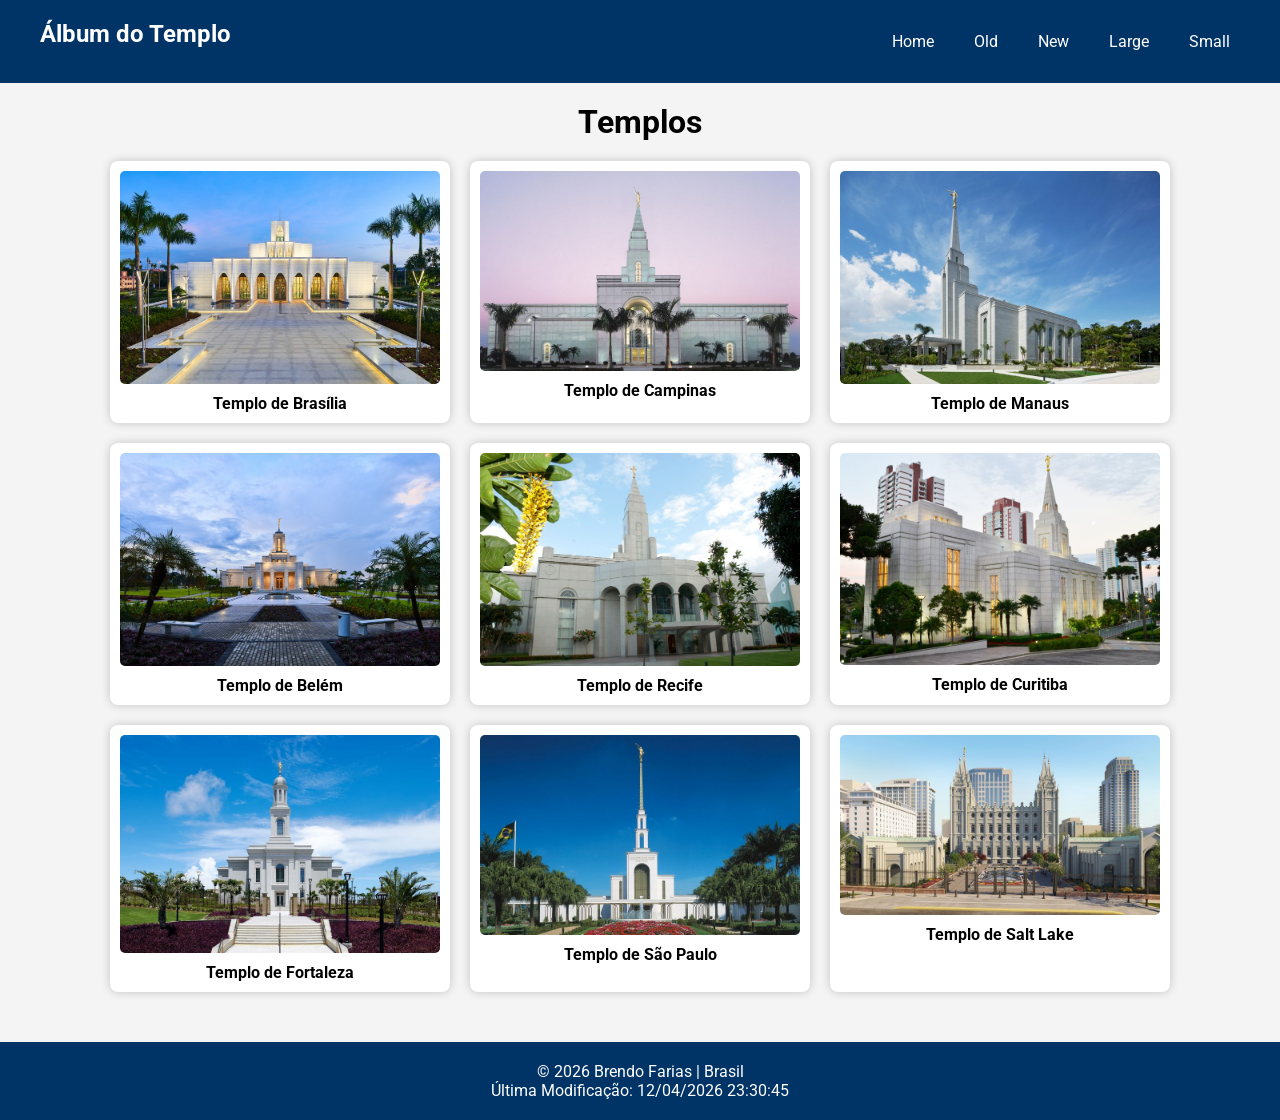
<file: templos.html>
<!DOCTYPE html>
<html lang="pt-BR">

<head>
    <meta charset="UTF-8">
    <meta name="viewport" content="width=device-width, initial-scale=1.0">

    <title>Álbum do Templo</title>

    <meta name="description"
        content="Álbum de imagens dos templos da Igreja de Jesus Cristo dos Santos dos Últimos Dias desenvolvido para a disciplina WDD 131.">

    <meta name="author" content="Brendo Farias">

    <link rel="preconnect" href="https://fonts.googleapis.com">
    <link rel="preconnect" href="https://fonts.gstatic.com" crossorigin>

    <link href="https://fonts.googleapis.com/css2?family=Roboto:wght@400;700&display=swap" rel="stylesheet">

    <link rel="stylesheet" href="estilos/templos.css">
    <link rel="stylesheet" href="estilos/templos-grande.css">

    <script src="scripts/templos.js" defer></script>

</head>

<body>

<header>

    <h2>Álbum do Templo</h2>

    <button id="menu" aria-label="Abrir menu">☰</button>

    <nav class="navigation">
        <a href="#">Home</a>
        <a href="#">Old</a>
        <a href="#">New</a>
        <a href="#">Large</a>
        <a href="#">Small</a>
    </nav>

</header>

<main>

    <h1>Templos</h1>

    <div class="gallery">

        <figure>
            <img src="imagens/templo-brasilia.jpeg" alt="Templo de Brasília" loading="lazy">
            <figcaption>Templo de Brasília</figcaption>
        </figure>

        <figure>
            <img src="imagens/templo-campinas.jpeg" alt="Templo de Campinas" loading="lazy">
            <figcaption>Templo de Campinas</figcaption>
        </figure>

        <figure>
            <img src="imagens/templo-manaus.jpeg" alt="Templo de Manaus" loading="lazy">
            <figcaption>Templo de Manaus</figcaption>
        </figure>

        <figure>
            <img src="imagens/templo-belem.jpeg" alt="Templo de Belém" loading="lazy">
            <figcaption>Templo de Belém</figcaption>
        </figure>

        <figure>
            <img src="imagens/templo-recife.jpeg" alt="Templo de Recife" loading="lazy">
            <figcaption>Templo de Recife</figcaption>
        </figure>

        <figure>
            <img src="imagens/templo-curitiba.jpeg" alt="Templo de Curitiba" loading="lazy">
            <figcaption>Templo de Curitiba</figcaption>
        </figure>

        <figure>
            <img src="imagens/templo-fortaleza.jpeg" alt="Templo de Fortaleza" loading="lazy">
            <figcaption>Templo de Fortaleza</figcaption>
        </figure>

        <figure>
            <img src="imagens/templo-sao-paulo.jpeg" alt="Templo de São Paulo" loading="lazy">
            <figcaption>Templo de São Paulo</figcaption>
        </figure>

        <figure>
            <img src="imagens/templo-salt-lake.jpeg" alt="Templo de Salt Lake" loading="lazy">
            <figcaption>Templo de Salt Lake</figcaption>
        </figure>

    </div>

</main>

<footer>

    <p>&copy; <span id="year"></span> Brendo Farias | Brasil</p>

    <p id="lastModified"></p>

</footer>

</body>

</html>
</file>
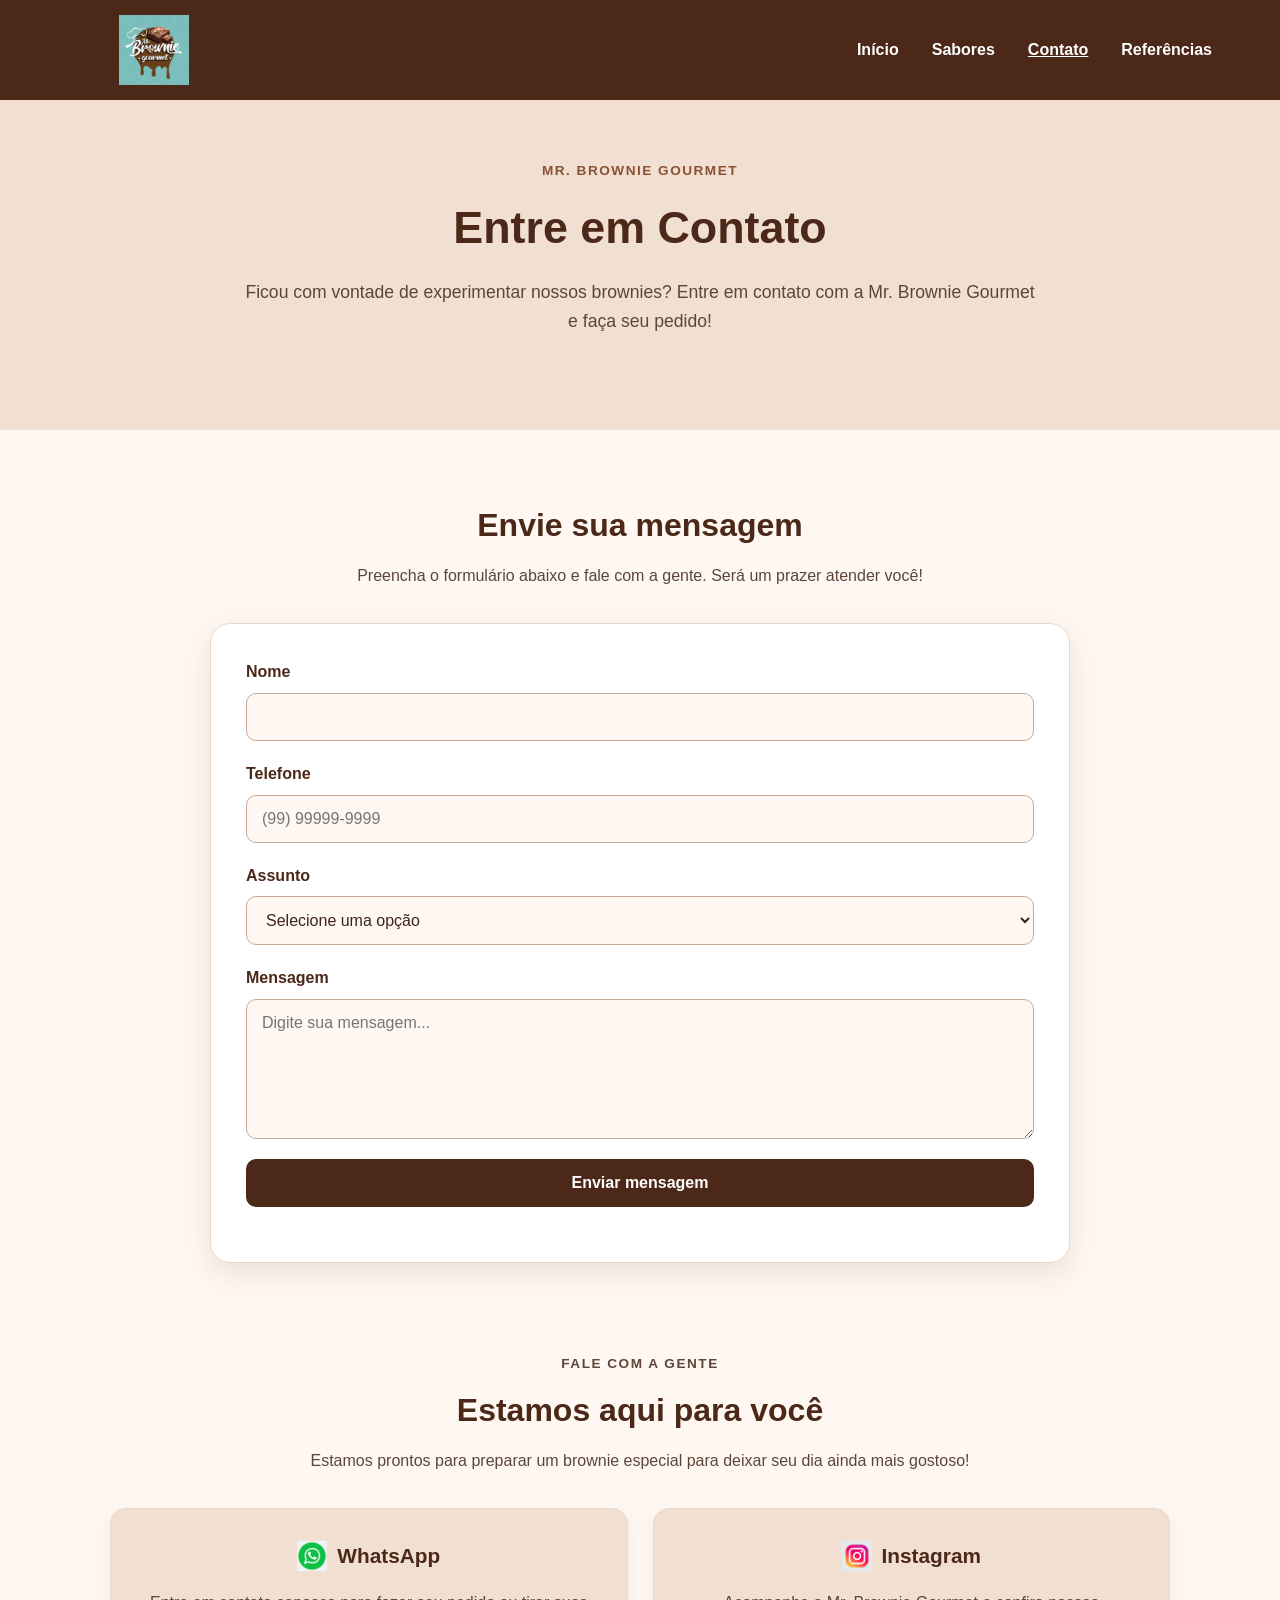
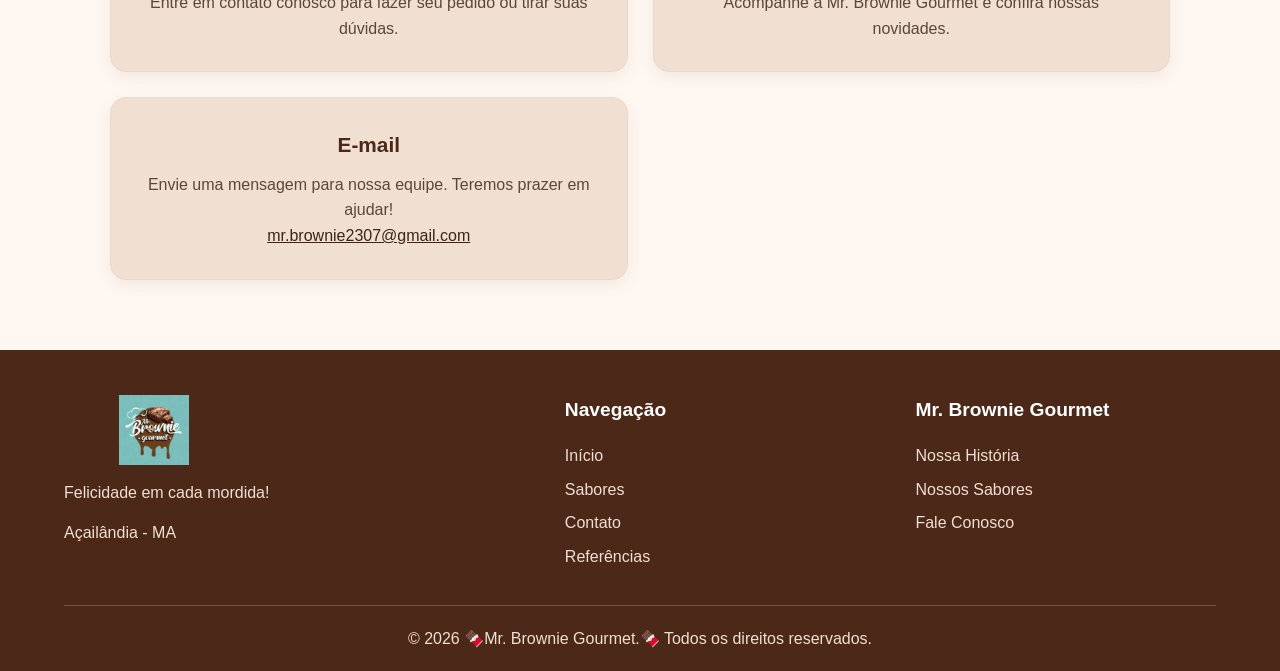
<file: projeto/contato.html>
<!DOCTYPE html>

<html lang="pt-BR">

<head>

<meta charset="UTF-8">

<meta
    name="viewport"
    content="width=device-width, initial-scale=1.0">

<meta
    name="description"
    content="Entre em contato com a Mr. Brownie Gourmet para fazer pedidos, tirar dúvidas e conhecer nossos deliciosos brownies.">

<meta
    name="author"
    content="Brendo Farias">

<title>Contato - Mr. Brownie Gourmet</title>

<link
    rel="stylesheet"
    href="styles/projeto.css">

<script
    src="scripts/projeto.js"
    defer>
</script>

</head>

<body>

<header class="site-header">

<a
    href="index.html"
    class="logo"
    aria-label="Mr. Brownie Gourmet - Início">

    <img
        src="imagens/logo.jpeg"
        alt="Logo da Mr. Brownie Gourmet"
        width="180"
        height="70">

</a>


<button
    class="menu-button"
    type="button"
    id="menu-button"
    aria-label="Abrir menu"
    aria-expanded="false"
    aria-controls="main-navigation">

    ☰

</button>


<nav
    class="site-nav"
    id="main-navigation"
    aria-label="Navegação principal">

    <a href="index.html">
        Início
    </a>

    <a href="sabores.html">
        Sabores
    </a>

    <a
        href="contato.html"
        class="active">

        Contato

    </a>

    <a href="referencias.html">
        Referências
    </a>

</nav>

</header>

<main>

<section class="page-hero">

    <div class="section-heading">

        <p class="eyebrow">
            MR. BROWNIE GOURMET
        </p>

        <h1>
            Entre em Contato
        </h1>

        <p>
            Ficou com vontade de experimentar nossos brownies?
            Entre em contato com a Mr. Brownie Gourmet e faça seu pedido!
        </p>

    </div>

</section>


<section class="pagina-contato">

    <div class="section-heading">

        <h2>
            Envie sua mensagem
        </h2>

        <p>
            Preencha o formulário abaixo e fale com a gente.
            Será um prazer atender você!
        </p>

    </div>


    <form
        id="form-contato"
        action="#"
        method="get">

        <div class="campo">

            <label for="nome">
                Nome
            </label>

            <input
                type="text"
                id="nome"
                name="nome"
                required
                autocomplete="name">

        </div>

        <div class="campo">

            <label for="telefone">
                Telefone
            </label>

            <input
                type="tel"
                id="telefone"
                name="telefone"
                autocomplete="tel"
                placeholder="(99) 99999-9999">

        </div>


        <div class="campo">

            <label for="assunto">
                Assunto
            </label>

            <select
                id="assunto"
                name="assunto"
                required>

                <option
                    value=""
                    disabled
                    selected>

                    Selecione uma opção

                </option>

                <option value="pedido">
                    Fazer um pedido
                </option>

                <option value="duvida">
                    Tirar uma dúvida
                </option>

                <option value="informacao">
                    Mais informações
                </option>

                <option value="outro">
                    Outro
                </option>

            </select>

        </div>


        <div class="campo">

            <label for="mensagem">
                Mensagem
            </label>

            <textarea
                id="mensagem"
                name="mensagem"
                rows="6"
                required
                placeholder="Digite sua mensagem..."></textarea>

        </div>


        <button type="submit">
            Enviar mensagem
        </button>


        <p
            id="mensagem-sucesso"
            class="mensagem-sucesso"
            aria-live="polite">
        </p>

    </form>

</section>


<section class="informacoes-contato">

    <div class="section-heading">

        <p class="eyebrow">
            FALE COM A GENTE
        </p>

        <h2>
            Estamos aqui para você
        </h2>

        <p>
            Estamos prontos para preparar um brownie especial
            para deixar seu dia ainda mais gostoso!
        </p>

    </div>


    <div class="contato-info">


        <!-- WHATSAPP -->

        <div>

            <h3>

                <a
                    href="https://wa.me/5599991599690"
                    target="_blank"
                    rel="noopener"
                    class="social-link">

                    <img
                        src="imagens/whatsapp.png"
                        alt="whatsapp"
                        width="32"
                        height="32">

                    WhatsApp

                </a>

            </h3>

            <p>
                Entre em contato conosco para fazer seu pedido
                ou tirar suas dúvidas.
            </p>

        </div>


        <!-- INSTAGRAM -->

        <div>

            <h3>

                <a
                    href="https://instagram.com/mrbrownie73"
                    target="_blank"
                    rel="noopener"
                    class="social-link">

                    <img
                        src="imagens/instagram.png"
                        alt="instagram"
                        width="32"
                        height="32">

                    Instagram

                </a>

            </h3>

            <p>
                Acompanhe a Mr. Brownie Gourmet e confira
                nossas novidades.
            </p>

        </div>


        <!-- E-MAIL -->

        <div>

            <h3>
                E-mail
            </h3>

            <p>
                Envie uma mensagem para nossa equipe.
                Teremos prazer em ajudar!
            </p>

            <a
                href="mailto:mr.brownie2307@gmail.com">

                mr.brownie2307@gmail.com

            </a>

        </div>


    </div>

</section>

</main>

<footer class="site-footer">

<div class="footer-content">


    <div class="footer-brand">

        <img
            src="imagens/logo.jpeg"
            alt="Logo da Mr. Brownie Gourmet"
            width="180"
            height="70"
            loading="lazy">

        <p>
            Felicidade em cada mordida!
        </p>

        <p>
            Açailândia - MA
        </p>

    </div>


    <div class="footer-links">

        <h2>
            Navegação
        </h2>

        <a href="index.html">
            Início
        </a>

        <a href="sabores.html">
            Sabores
        </a>

        <a href="contato.html">
            Contato
        </a>

        <a href="referencias.html">
            Referências
        </a>

    </div>


    <div class="footer-links">

        <h2>
            Mr. Brownie Gourmet
        </h2>

        <a href="index.html#historia">
            Nossa História
        </a>

        <a href="sabores.html">
            Nossos Sabores
        </a>

        <a href="contato.html">
            Fale Conosco
        </a>

    </div>

</div>


<div class="copyright">

    <p>
        &copy;
        <span id="current-year"></span>
        🍫Mr. Brownie Gourmet.🍫
        Todos os direitos reservados.
    </p>

</div>

</footer>

</body>

</html>
</file>
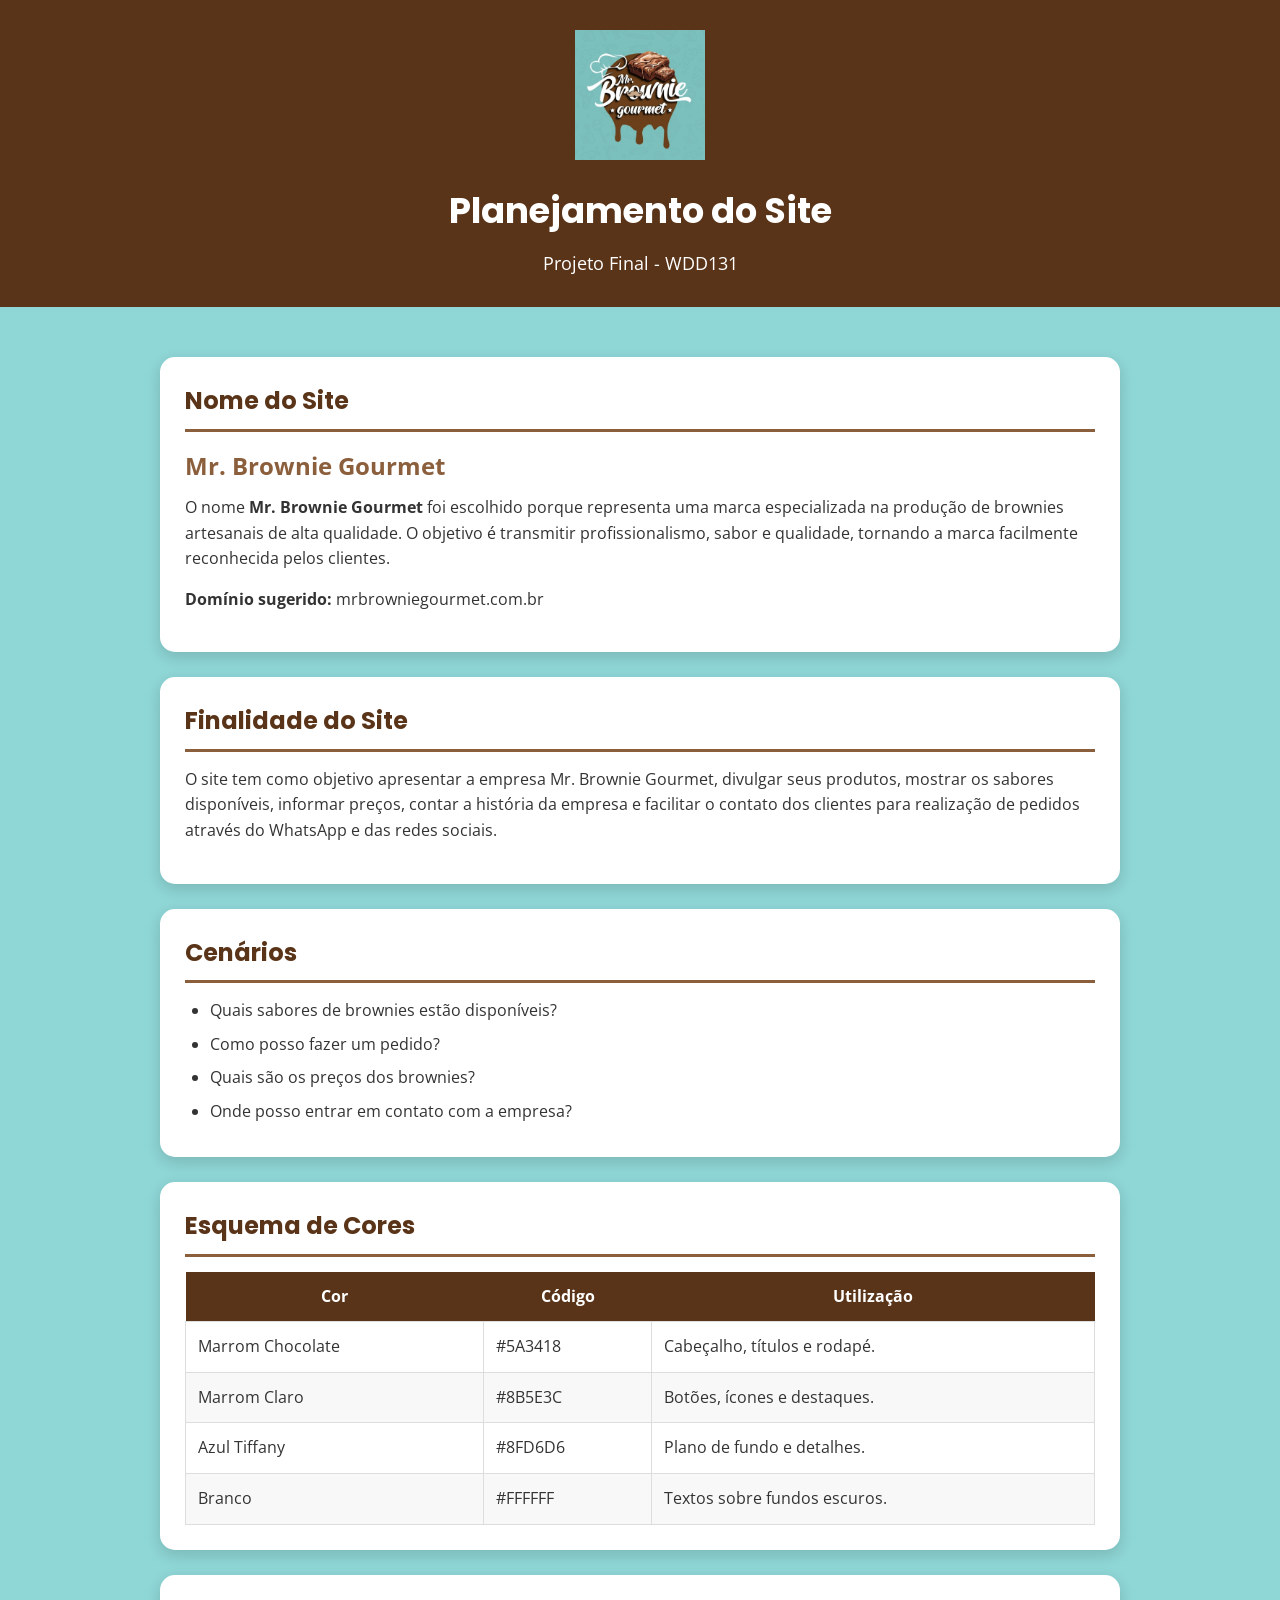
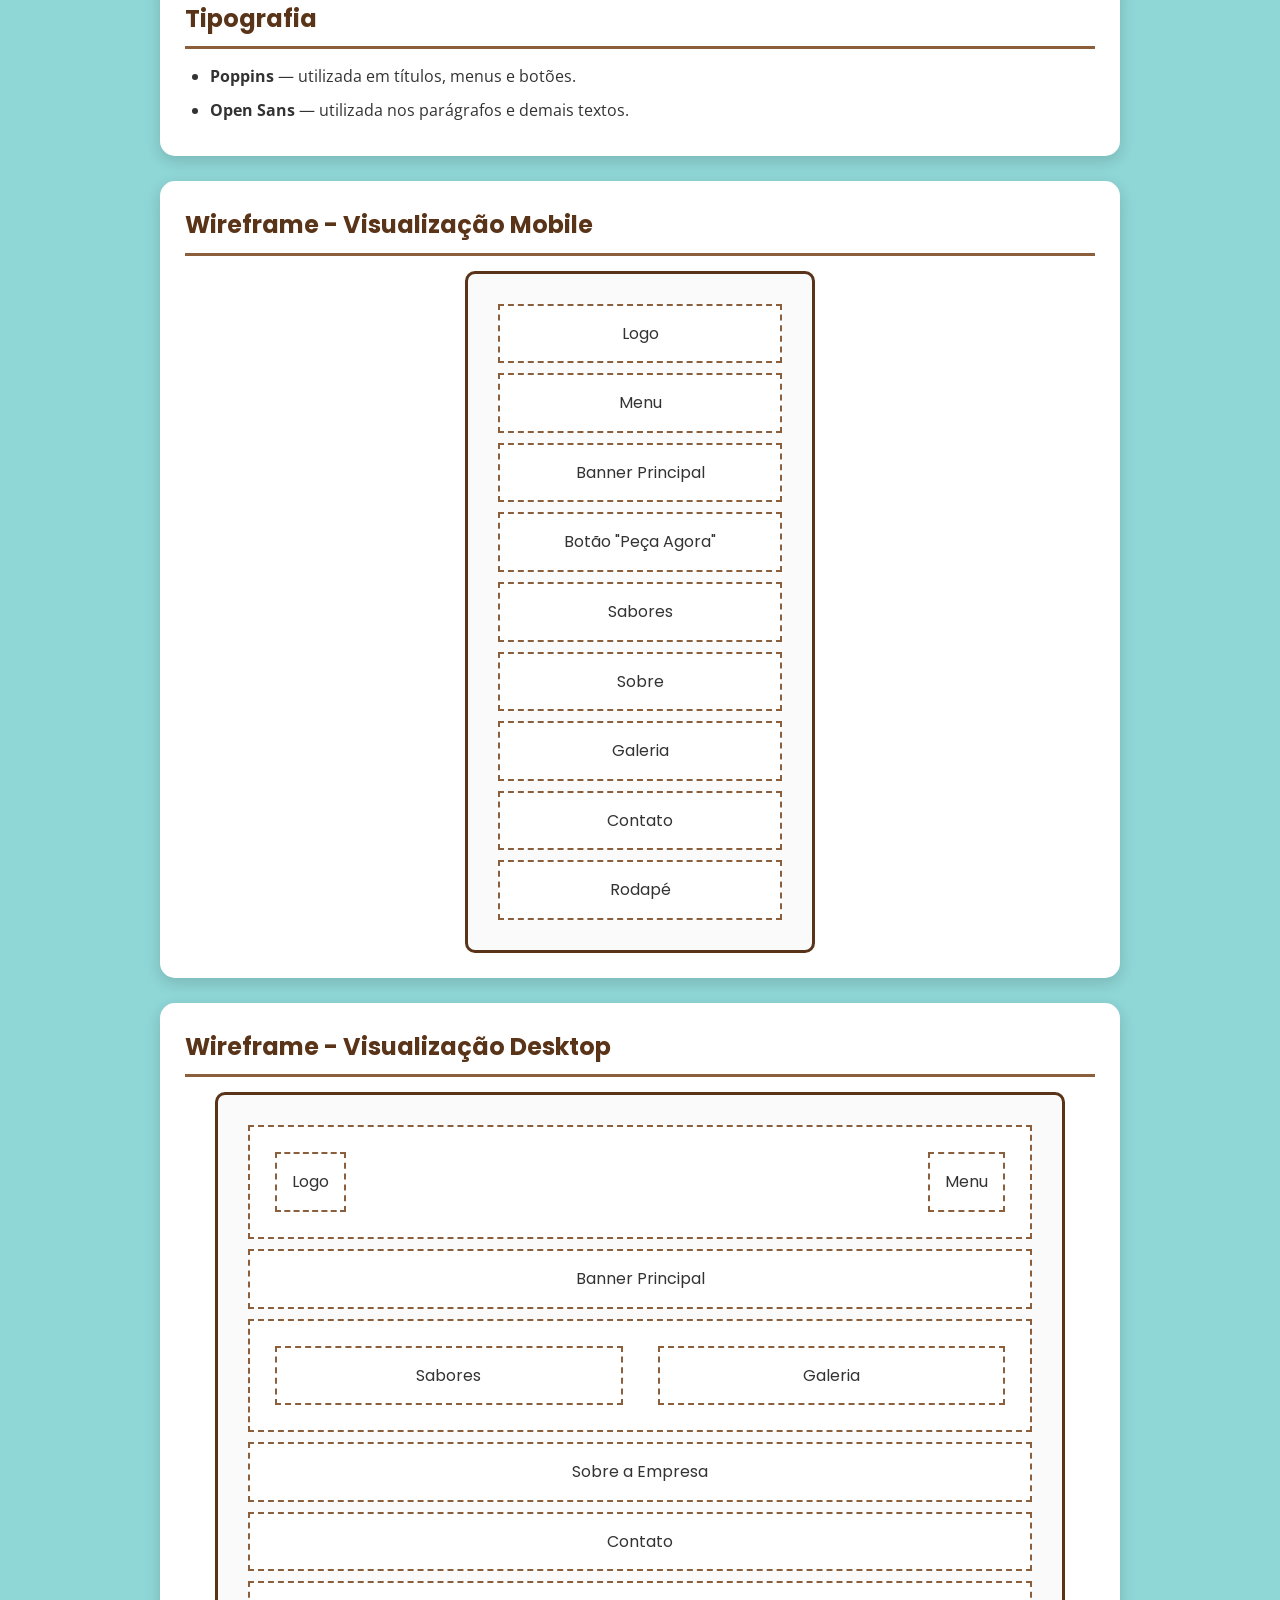
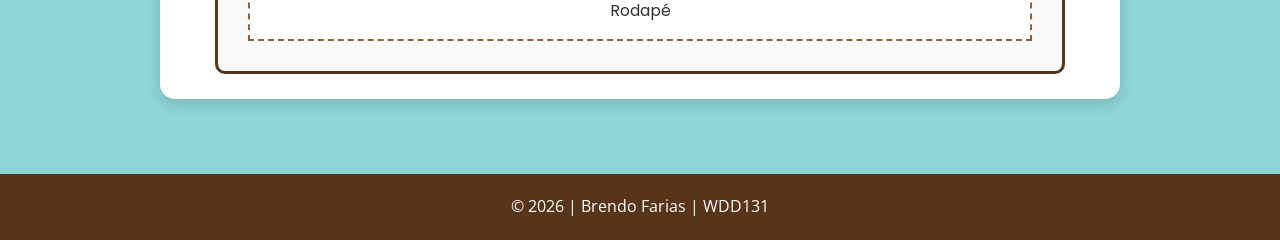
<file: projeto/planejamentodosite.html>
<!DOCTYPE html>
<html lang="pt-BR">

<head>
    <meta charset="UTF-8">
    <meta name="viewport" content="width=device-width, initial-scale=1.0">
    <meta name="description" content="Documento de Planejamento do Site Mr. Brownie Gourmet">
    <meta name="author" content="Brendo Farias">

    <title>Planejamento do Site - Mr. Brownie Gourmet</title>

    <link rel="preconnect" href="https://fonts.googleapis.com">
    <link rel="preconnect" href="https://fonts.gstatic.com" crossorigin>

    <link href="https://fonts.googleapis.com/css2?family=Poppins:wght@400;600;700&family=Open+Sans:wght@400;600&display=swap" rel="stylesheet">

    <link rel="stylesheet" href="styles/planejamento.css">
</head>

<body>

<header>

    <img src="imagens/logo.jpeg" alt="Logo Mr. Brownie Gourmet" class="logo">

    <h1>Planejamento do Site</h1>

    <p class="subtitle">
        Projeto Final - WDD131
    </p>

</header>

<main>

<section class="card">

    <h2>Nome do Site</h2>

    <h3>Mr. Brownie Gourmet</h3>

    <p>
        O nome <strong>Mr. Brownie Gourmet</strong> foi escolhido porque representa
        uma marca especializada na produção de brownies artesanais de alta qualidade.
        O objetivo é transmitir profissionalismo, sabor e qualidade, tornando a marca
        facilmente reconhecida pelos clientes.
    </p>

    <p>
        <strong>Domínio sugerido:</strong>
        mrbrowniegourmet.com.br
    </p>

</section>

<section class="card">

    <h2>Finalidade do Site</h2>

    <p>
        O site tem como objetivo apresentar a empresa Mr. Brownie Gourmet,
        divulgar seus produtos, mostrar os sabores disponíveis, informar preços,
        contar a história da empresa e facilitar o contato dos clientes para
        realização de pedidos através do WhatsApp e das redes sociais.
    </p>

</section>

<section class="card">

    <h2>Cenários</h2>

    <ul>

        <li>Quais sabores de brownies estão disponíveis?</li>

        <li>Como posso fazer um pedido?</li>

        <li>Quais são os preços dos brownies?</li>

        <li>Onde posso entrar em contato com a empresa?</li>

    </ul>

</section>

<section class="card">

<h2>Esquema de Cores</h2>

<table>

<thead>

<tr>

<th>Cor</th>

<th>Código</th>

<th>Utilização</th>

</tr>

</thead>

<tbody>

<tr>

<td>Marrom Chocolate</td>

<td>#5A3418</td>

<td>Cabeçalho, títulos e rodapé.</td>

</tr>

<tr>

<td>Marrom Claro</td>

<td>#8B5E3C</td>

<td>Botões, ícones e destaques.</td>

</tr>

<tr>

<td>Azul Tiffany</td>

<td>#8FD6D6</td>

<td>Plano de fundo e detalhes.</td>

</tr>

<tr>

<td>Branco</td>

<td>#FFFFFF</td>

<td>Textos sobre fundos escuros.</td>

</tr>

</tbody>

</table>

</section>

<section class="card">

<h2>Tipografia</h2>

<ul>

<li><strong>Poppins</strong> — utilizada em títulos, menus e botões.</li>

<li><strong>Open Sans</strong> — utilizada nos parágrafos e demais textos.</li>

</ul>

</section>

<section class="card">

<h2>Wireframe - Visualização Mobile</h2>

<div class="wireframe mobile">

<div>Logo</div>

<div>Menu</div>

<div>Banner Principal</div>

<div>Botão "Peça Agora"</div>

<div>Sabores</div>

<div>Sobre</div>

<div>Galeria</div>

<div>Contato</div>

<div>Rodapé</div>

</div>

</section>

<section class="card">

<h2>Wireframe - Visualização Desktop</h2>

<div class="wireframe desktop">

<div class="topo">

<div>Logo</div>

<div>Menu</div>

</div>

<div>Banner Principal</div>

<div class="duas-colunas">

<div>Sabores</div>

<div>Galeria</div>

</div>

<div>Sobre a Empresa</div>

<div>Contato</div>

<div>Rodapé</div>

</div>

</section>

</main>

<footer>

<p>

© 2026 | Brendo Farias | WDD131

</p>

</footer>

</body>

</html>
</file>
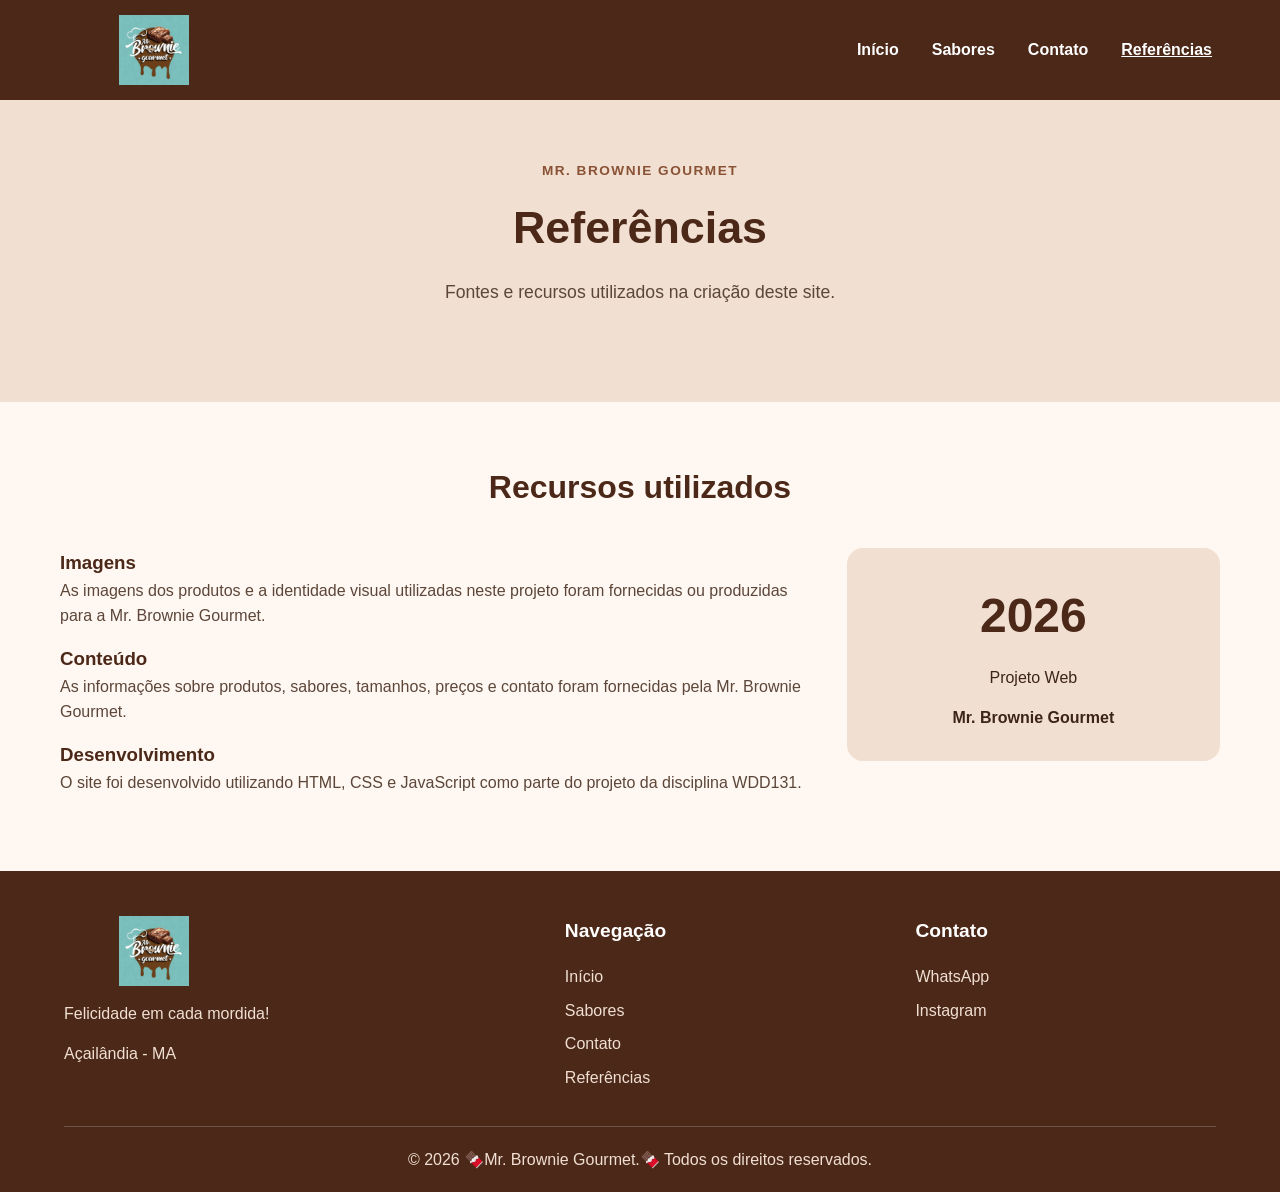
<file: projeto/referencias.html>
<!DOCTYPE html>
<html lang="pt-BR">

<head>

    <meta charset="UTF-8">

    <meta
        name="viewport"
        content="width=device-width, initial-scale=1.0">

    <meta
        name="description"
        content="Referências e fontes utilizadas no site Mr. Brownie Gourmet.">

    <meta
        name="author"
        content="Brendo Farias">

    <title>Referências - Mr. Brownie Gourmet</title>

    <link rel="stylesheet" href="styles/projeto.css">

    <script src="scripts/projeto.js" defer></script>

</head>

<body>

    <header class="site-header">

        <a
            href="index.html"
            class="logo"
            aria-label="Mr. Brownie Gourmet - Início">

            <img
                src="imagens/logo.jpeg"
                alt="Logo da Mr. Brownie Gourmet"
                width="180"
                height="70">

        </a>

        <button
            class="menu-button"
            type="button"
            id="menu-button"
            aria-label="Abrir menu"
            aria-expanded="false"
            aria-controls="main-navigation">

            ☰

        </button>

        <nav
            class="site-nav"
            id="main-navigation"
            aria-label="Navegação principal">

            <a href="index.html">
                Início
            </a>

            <a href="sabores.html">
                Sabores
            </a>

            <a href="contato.html">
                Contato
            </a>

            <a
                href="referencias.html"
                class="active">

                Referências

            </a>

        </nav>

    </header>


    <main>

        <section class="page-hero">

            <div class="section-heading">

                <p class="eyebrow">
                    MR. BROWNIE GOURMET
                </p>

                <h1>
                    Referências
                </h1>

                <p>
                    Fontes e recursos utilizados na criação deste site.
                </p>

            </div>

        </section>


        <section class="section">

            <div class="section-heading">

                <h2>
                    Recursos utilizados
                </h2>

            </div>


            <div class="story-content">

                <div class="story-text">

                    <h3>
                        Imagens
                    </h3>

                    <p>
                        As imagens dos produtos e a identidade visual
                        utilizadas neste projeto foram fornecidas ou
                        produzidas para a Mr. Brownie Gourmet.
                    </p>


                    <h3>
                        Conteúdo
                    </h3>

                    <p>
                        As informações sobre produtos, sabores,
                        tamanhos, preços e contato foram fornecidas
                        pela Mr. Brownie Gourmet.
                    </p>


                    <h3>
                        Desenvolvimento
                    </h3>

                    <p>
                        O site foi desenvolvido utilizando HTML, CSS
                        e JavaScript como parte do projeto da disciplina
                        WDD131.
                    </p>

                </div>


                <div class="story-highlight">

                    <span class="story-year">
                        2026
                    </span>

                    <p>
                        Projeto Web
                    </p>

                    <strong>
                        Mr. Brownie Gourmet
                    </strong>

                </div>

            </div>

        </section>

    </main>


    <footer class="site-footer">

        <div class="footer-content">

            <div class="footer-brand">

                <img
                    src="imagens/logo.jpeg"
                    alt="Logo da Mr. Brownie Gourmet"
                    width="180"
                    height="70"
                    loading="lazy">

                <p>
                    Felicidade em cada mordida!
                </p>

                <p>
                    Açailândia - MA
                </p>

            </div>


            <div class="footer-links">

                <h2>
                    Navegação
                </h2>

                <a href="index.html">
                    Início
                </a>

                <a href="sabores.html">
                    Sabores
                </a>

                <a href="contato.html">
                    Contato
                </a>

                <a href="referencias.html">
                    Referências
                </a>

            </div>


            <div class="footer-links">

                <h2>
                    Contato
                </h2>

                <a
                    href="https://wa.me/5599991599690"
                    target="_blank"
                    rel="noopener">

                    WhatsApp

                </a>

                <a
                href="https://instagram.com/mrbrownie73"
                target="_blank"
                rel="noopener">
                Instagram
            </a>

            </div>

        </div>


        <div class="copyright">

            <p>
                &copy;
                <span id="current-year"></span>
                🍫Mr. Brownie Gourmet.🍫
                Todos os direitos reservados.
            </p>

        </div>

    </footer>

</body>

</html>
</file>
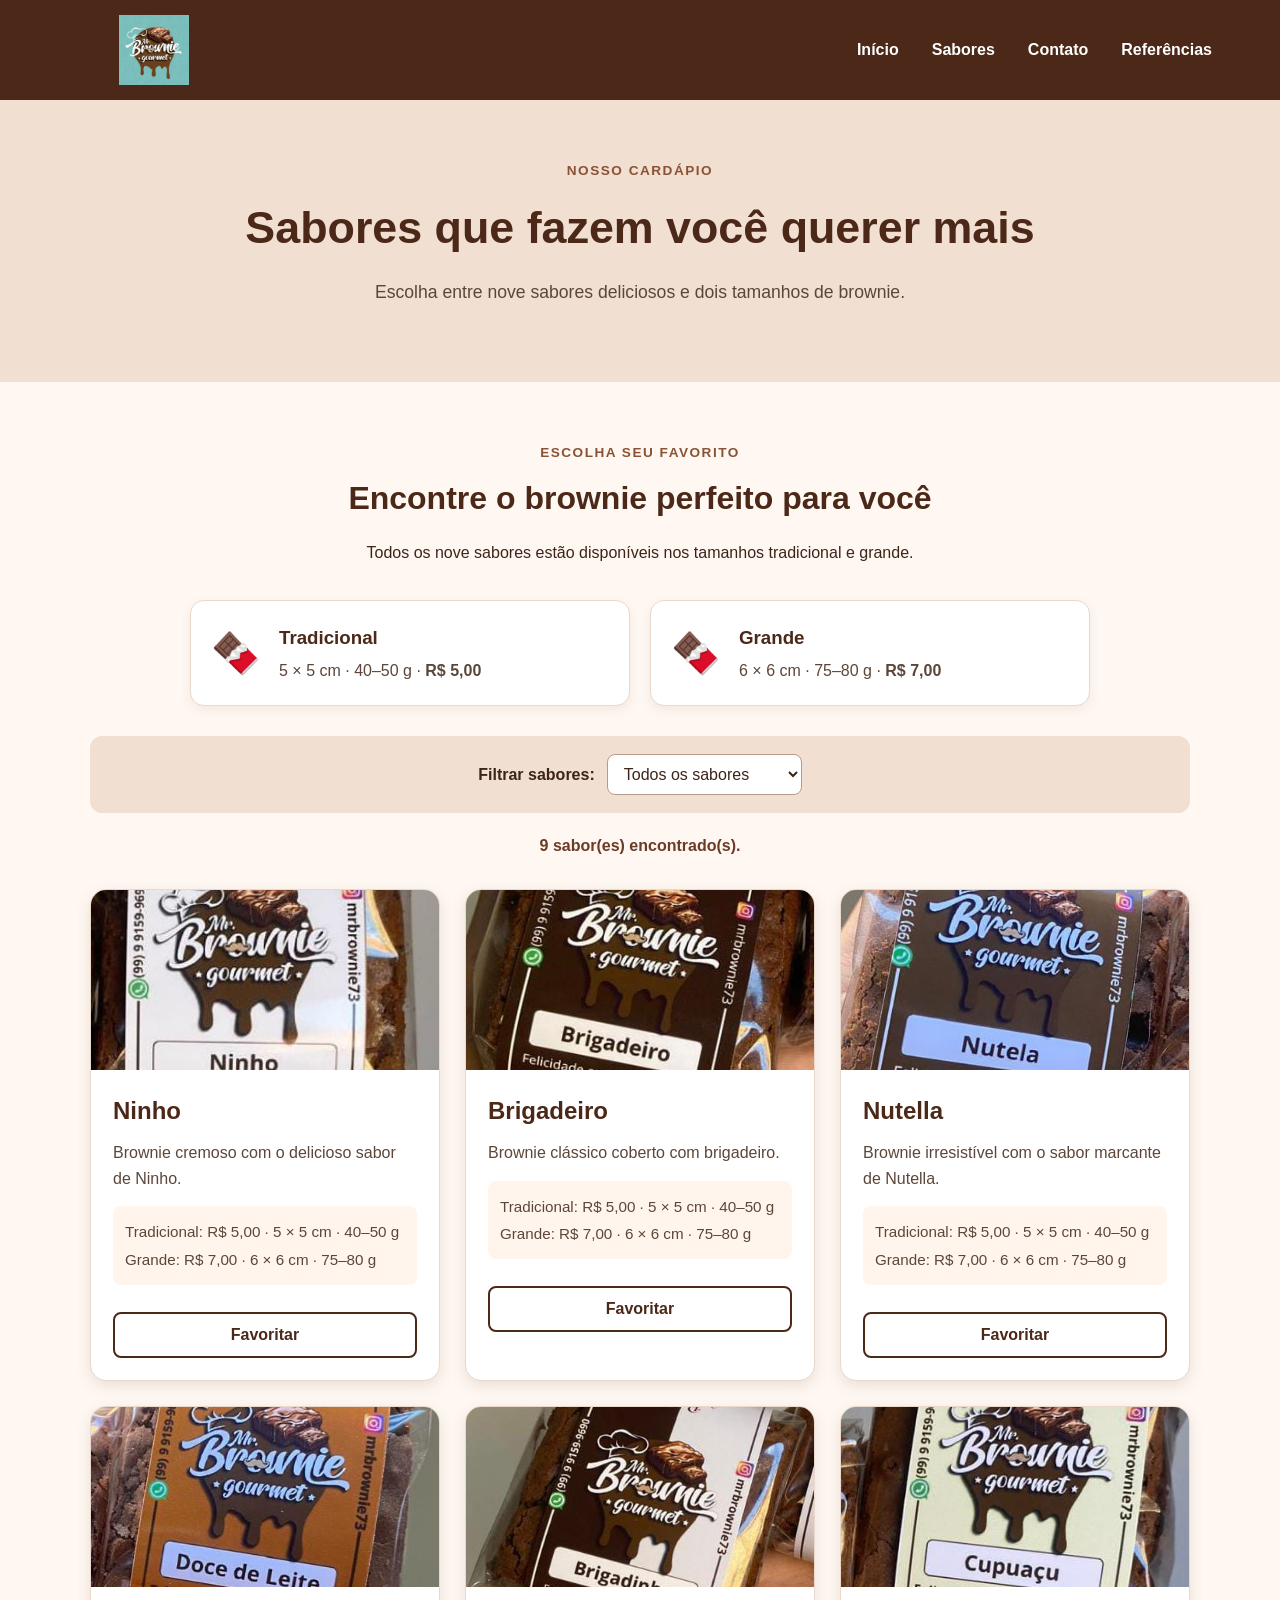
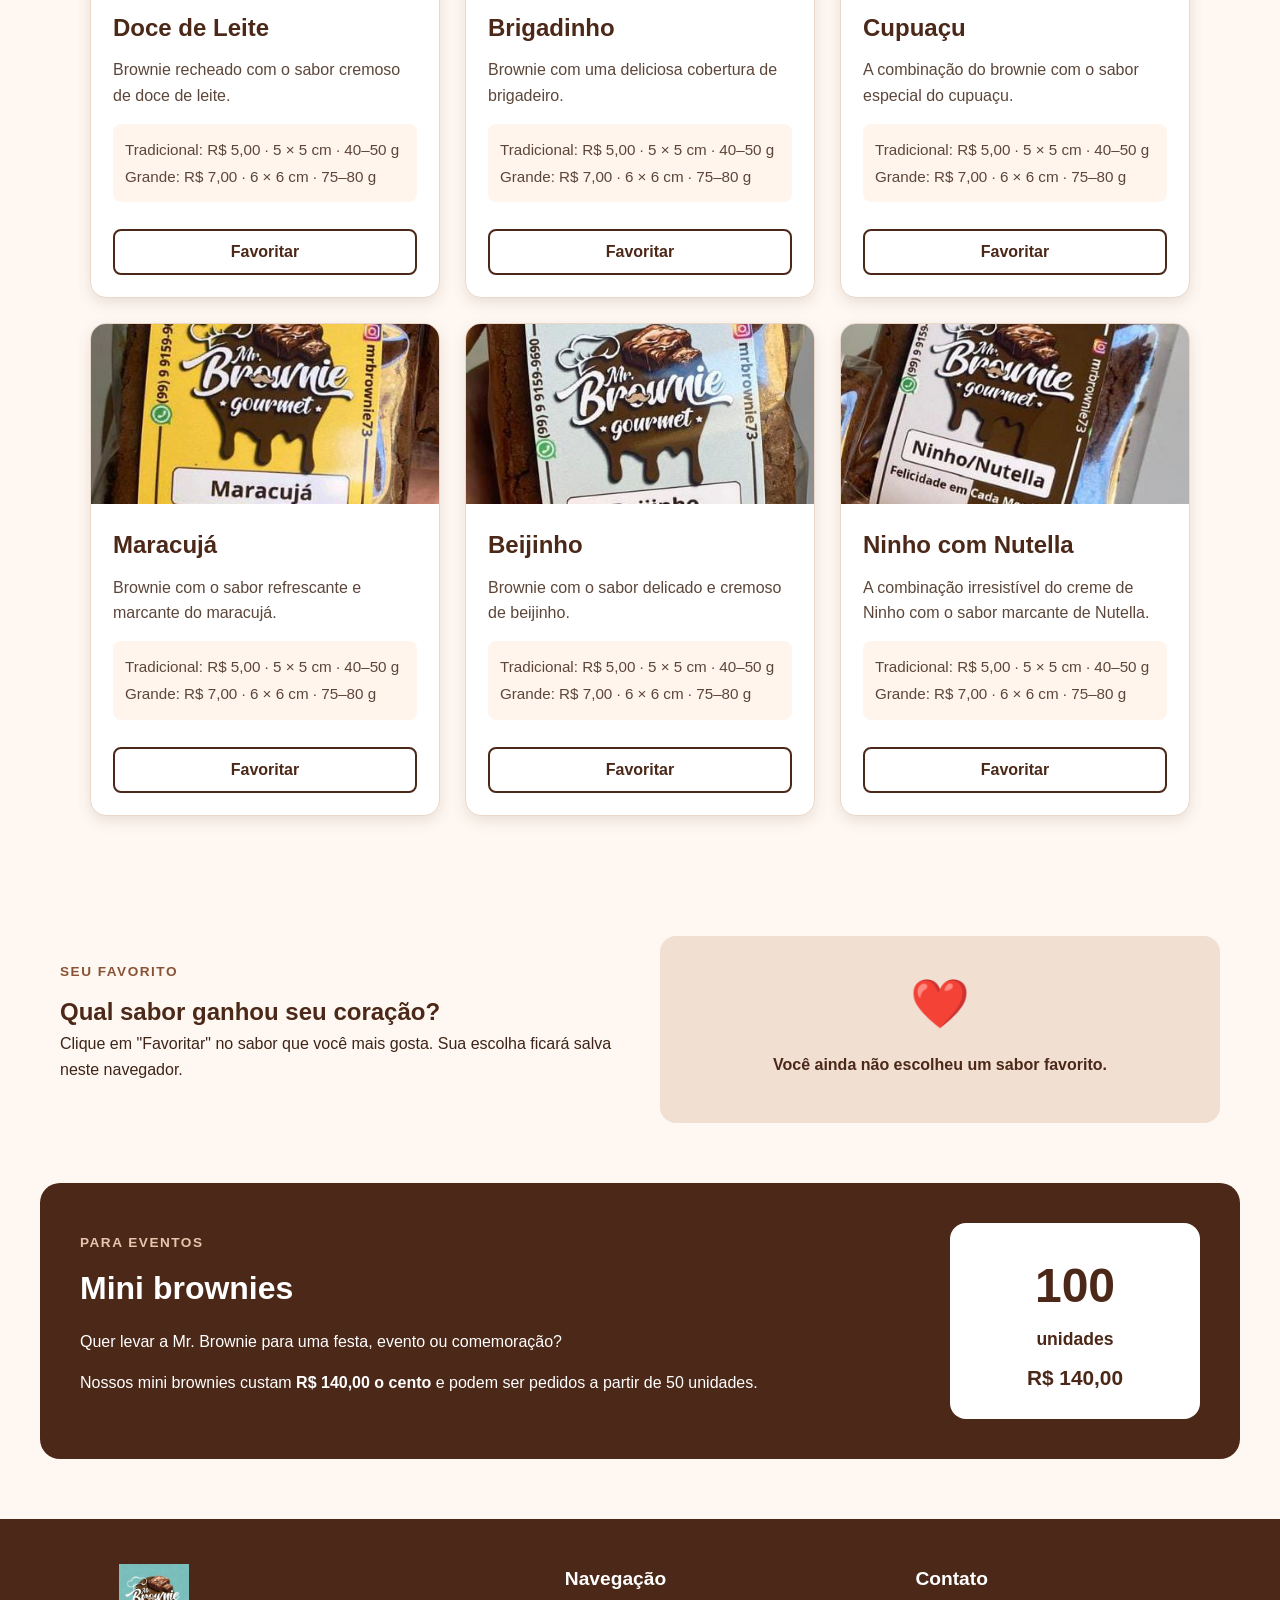
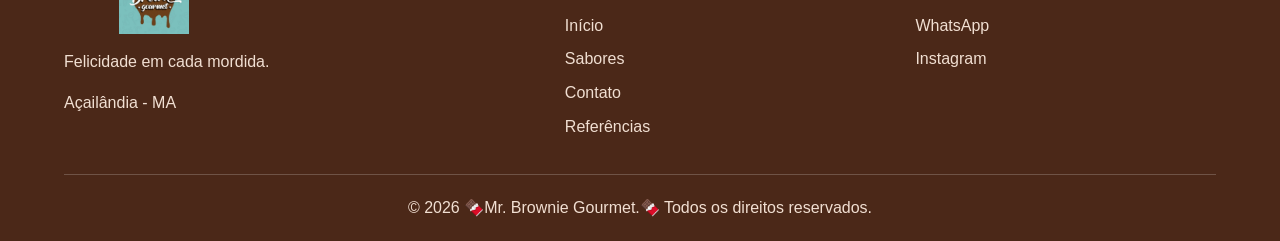
<file: projeto/sabores.html>
<!DOCTYPE html>

<html lang="pt-BR">

<head>

<meta charset="UTF-8">

<meta
    name="viewport"
    content="width=device-width, initial-scale=1.0">

<meta
    name="description"
    content="Conheça os nove sabores de brownies da Mr. Brownie Gourmet e escolha entre os tamanhos tradicional e grande.">

<meta
    name="author"
    content="Brendo Farias">

<title>Sabores - Mr. Brownie Gourmet</title>

<link rel="stylesheet" href="styles/projeto.css">

<script src="scripts/projeto.js" defer></script>

</head>

<body>

<header class="site-header">

    <a
        class="logo"
        href="index.html"
        aria-label="Mr. Brownie Gourmet - Início">

        <img
            src="imagens/logo.jpeg"
            alt="Logo da Mr. Brownie Gourmet"
            width="180"
            height="70">

    </a>


    <button
        class="menu-button"
        type="button"
        aria-label="Abrir menu"
        aria-expanded="false"
        aria-controls="main-navigation">

        ☰

    </button>


    <nav class="site-nav" id="main-navigation" aria-label="Navegação principal">

        <a href="index.html">Início</a>
        <a href="sabores.html">Sabores</a>
        <a href="contato.html">Contato</a>
        <a href="referencias.html">Referências</a>
    
    </nav>

</header>


<main>

    <section class="page-hero">

        <p class="eyebrow">
            NOSSO CARDÁPIO
        </p>

        <h1>
            Sabores que fazem você querer mais
        </h1>

        <p>
            Escolha entre nove sabores deliciosos e dois tamanhos
            de brownie.
        </p>

    </section>


    <section class="section flavors-section">

        <div class="section-heading">

            <p class="eyebrow">
                ESCOLHA SEU FAVORITO
            </p>

            <h2>
                Encontre o brownie perfeito para você
            </h2>

            <p>
                Todos os nove sabores estão disponíveis nos tamanhos
                tradicional e grande.
            </p>

        </div>


        <div class="size-info-grid">

            <article class="size-info-card">

                <span aria-hidden="true">
                    🍫
                </span>

                <div>

                    <h3>
                        Tradicional
                    </h3>

                    <p>
                        5 × 5 cm · 40–50 g ·
                        <strong>R$ 5,00</strong>
                    </p>

                </div>

            </article>


            <article class="size-info-card">

                <span aria-hidden="true">
                    🍫
                </span>

                <div>

                    <h3>
                        Grande
                    </h3>

                    <p>
                        6 × 6 cm · 75–80 g ·
                        <strong>R$ 7,00</strong>
                    </p>

                </div>

            </article>

        </div>


        <div class="filter-area">

            <label for="flavor-filter">
                Filtrar sabores:
            </label>

            <select
                id="flavor-filter"
                name="flavor-filter">

                <option value="todos">
                    Todos os sabores
                </option>

                <option value="tradicionais">
                    Tradicionais
                </option>

                <option value="especiais">
                    Especiais
                </option>

                <option value="frutados">
                    Frutados
                </option>

            </select>

        </div>


        <p
            id="flavor-message"
            class="flavor-message"
            aria-live="polite">
        </p>


        <div
            id="flavor-grid"
            class="flavor-grid">
        </div>

    </section>


    <section class="favorite-section">

        <div>

            <p class="eyebrow">
                SEU FAVORITO
            </p>

            <h2>
                Qual sabor ganhou seu coração?
            </h2>

            <p>
                Clique em "Favoritar" no sabor que você mais gosta.
                Sua escolha ficará salva neste navegador.
            </p>

        </div>


        <div class="favorite-display">

            <span aria-hidden="true">
                ❤️
            </span>

            <p id="favorite-flavor">
                Você ainda não escolheu um sabor favorito.
            </p>

        </div>

    </section>


    <section class="mini-brownie-section">

        <div>

            <p class="eyebrow">
                PARA EVENTOS
            </p>

            <h2>
                Mini brownies
            </h2>

            <p>
                Quer levar a Mr. Brownie para uma festa,
                evento ou comemoração?
            </p>

            <p>
                Nossos mini brownies custam
                <strong>R$ 140,00 o cento</strong>
                e podem ser pedidos a partir de 50 unidades.
            </p>

        </div>


        <div class="mini-brownie-highlight">

            <span>
                100
            </span>

            <strong>
                unidades
            </strong>

            <small>
                R$ 140,00
            </small>

        </div>

    </section>

</main>


<footer class="site-footer">

    <div class="footer-content">


        <div class="footer-brand">

            <img
                src="imagens/logo.jpeg"
                alt="Logo da Mr. Brownie Gourmet"
                width="180"
                height="70"
                loading="lazy">

            <p>
                Felicidade em cada mordida.
            </p>

            <p>
                Açailândia - MA
            </p>

        </div>


        <div class="footer-links">

            <h2>
                Navegação
            </h2>

            <a href="index.html">
                Início
            </a>

            <a href="sabores.html">
                Sabores
            </a>

            <a href="contato.html">
                Contato
            </a>

            <a href="referencias.html">
                Referências
            </a>

        </div>


        <div class="footer-links">

            <h2>
                Contato
            </h2>

            <a
                href="https://wa.me/5599991599690"
                target="_blank"
                rel="noopener">

                WhatsApp

            </a>

            <a
                href="https://instagram.com/mrbrownie73"
                target="_blank"
                rel="noopener">

                Instagram

            </a>

        </div>

    </div>


    <div class="copyright">

        <p>

            &copy;
            <span id="current-year"></span>
            🍫Mr. Brownie Gourmet.🍫
            Todos os direitos reservados.

        </p>

    </div>

</footer>


</body>

</html>
</file>
<file: estilos/base.css>
*{
    margin:0;
    padding:0;
    box-sizing:border-box;
}

body{
    font-family:'Montserrat',sans-serif;
    background:#f4f4f4;
    color:#333;
}

header{
    background:#1f4e79;
    color:#fff;
}

header span{
    display:block;
    text-align:center;
    font-size:1.4rem;
    font-weight:600;
    padding:20px;
}

nav{
    display:flex;
    justify-content:space-evenly;
    align-items:center;
    background:#333;
}

nav a{
    color:#fff;
    text-decoration:none;
    padding:15px 25px;
    transition:.3s;
}

nav a:hover{
    background:#ffffff;
    color:#1f4e79;
}

main{
    max-width:1100px;
    margin:30px auto;
    display:grid;
    grid-template-columns:2fr 1fr;
    gap:20px;
    padding:0 20px;
}

main h1{
    grid-column:1/3;
    text-align:center;
    margin-bottom:10px;
    color:#333;
}

.card{
    background:#fff;
    border:1px solid #ccc;
    border-radius:10px;
    overflow:hidden;
}

.card h2{
    background:#1f4e79;
    color:#fff;
    text-align:center;
    padding:12px;
    font-size:1.2rem;
}

.about{
    display:grid;
    grid-template-columns:2fr 1fr;
    gap:20px;
    padding:20px;
    align-items:center;
}

.about img{
    width:180px;
    border:1px solid #999;
}

hr{
    margin:0 20px;
}

.card h3{
    text-align:center;
    margin:15px 0;
}

.country{
    display:grid;
    grid-template-columns:180px 1fr;
    gap:20px;
    padding:20px;
    align-items:center;
}

.country img{
    width:160px;
    border:1px solid #999;
}

.country figure{
    text-align:center;
}

figcaption{
    font-size:.8rem;
    font-style:italic;
    margin-top:8px;
}

.card ul{
    padding:30px;
}

.card li{
    margin-bottom:12px;
}

.card a{
    color:#0033cc;
}

footer{
    background:#1f4e79;
    color:#fff;
    text-align:center;
    margin-top:30px;
    padding:20px;
}

footer p:first-child{
    margin-bottom:8px;
}

#ultimaModificacao{
    color:#ffd700;
    font-weight:bold;
}

@media (max-width:800px){

main{
    grid-template-columns:1fr;
}

main h1{
    grid-column:1;
}

.about{
    grid-template-columns:1fr;
    text-align:center;
}

.about img{
    margin:auto;
}

.country{
    grid-template-columns:1fr;
    text-align:center;
}

.country img{
    margin:auto;
}

nav{
    flex-direction:column;
}

nav a{
    width:100%;
    text-align:center;
}

}
</file>
<file: projeto/styles/projeto.css>
/* ==============================
ESTILOS GERAIS
============================== */

* {
    box-sizing: border-box;
    margin: 0;
    padding: 0;
    }
  
  html {
  scroll-behavior: smooth;
  }
  
  body {
  font-family: Arial, Helvetica, sans-serif;
  line-height: 1.6;
  background-color: #fff8f2;
  color: #3d2418;
  }
  
  img {
  max-width: 100%;
  display: block;
  }
  
  a {
  color: inherit;
  }
  
  main {
  min-height: 70vh;
  }
  
  section {
  padding: 60px 20px;
  }
  
  h1,
  h2,
  h3 {
  color: #4b2818;
  }
  
  p {
  margin-bottom: 15px;
  }
  
  /* ==============================
  CABEÇALHO
  ============================== */
  
  .site-header {
  background-color: #4b2818;
  color: white;
  padding: 15px 5%;
  display: flex;
  align-items: center;
  justify-content: space-between;
  gap: 20px;
  }
  
  .logo {
  display: block;
  width: 180px;
  }
  
  .logo img {
  width: 180px;
  height: 70px;
  object-fit: contain;
  }
  
  .menu-button {
  display: none;
  background: none;
  border: none;
  color: white;
  font-size: 2rem;
  cursor: pointer;
  }
  
  .site-nav {
  display: flex;
  align-items: center;
  gap: 25px;
  }
  
  .site-nav a {
  color: white;
  text-decoration: none;
  font-weight: bold;
  padding: 8px 4px;
  }
  
  .site-nav a:hover,
  .site-nav a.active {
  text-decoration: underline;
  }
  
  /* ==============================
  CAPA
  ============================== */
  
  .hero {
  display: grid;
  grid-template-columns: 1fr 1fr;
  align-items: center;
  gap: 40px;
  max-width: 1200px;
  margin: 0 auto;
  padding: 70px 20px;
  }
  
  .hero-content {
  max-width: 600px;
  }
  
  .eyebrow {
  color: #8a5235;
  font-size: 0.85rem;
  font-weight: bold;
  letter-spacing: 1.5px;
  margin-bottom: 10px;
  }
  
  .hero h1 {
  font-size: 3rem;
  line-height: 1.15;
  margin-bottom: 20px;
  }
  
  .hero-content > p:not(.eyebrow) {
  font-size: 1.1rem;
  color: #5c4639;
  }
  
  .hero-actions,
  .cta-actions {
  display: flex;
  gap: 15px;
  flex-wrap: wrap;
  margin-top: 25px;
  }
  
  .button {
  display: inline-block;
  padding: 12px 22px;
  border-radius: 8px;
  text-decoration: none;
  font-weight: bold;
  transition: 0.2s ease;
  }
  
  .button-primary {
  background-color: #4b2818;
  color: white;
  }
  
  .button-primary:hover {
  background-color: #6b3b25;
  }
  
  .button-secondary {
  background-color: #f1dfd2;
  color: #4b2818;
  }
  
  .button-secondary:hover {
  background-color: #ead0bf;
  }
  
  .button-light {
  background-color: white;
  color: #4b2818;
  }
  
  .button-light:hover {
  background-color: #f1dfd2;
  }
  
  .button-outline-light {
  border: 2px solid white;
  color: white;
  background-color: transparent;
  }
  
  .button-outline-light:hover {
  background-color: white;
  color: #4b2818;
  }
  
  /* ==============================
  IMAGEM DA CAPA
  ============================== */
  
  .hero-card {
  overflow: hidden;
  border-radius: 20px;
  background-color: #fff;
  box-shadow: 0 10px 30px rgba(75, 40, 24, 0.18);
  }
  
  .hero-card img {
  width: 100%;
  height: 320px;
  object-fit: cover;
  }
  
  .hero-card-content {
  padding: 20px;
  text-align: center;
  }
  
  .hero-card-content p {
  margin-bottom: 5px;
  color: #6b3b25;
  }
  
  .hero-card-content strong {
  color: #4b2818;
  font-size: 1.1rem;
  }
  
  /* ==============================
  SEÇÕES
  ============================== */
  
  .section,
  .partners-section {
  max-width: 1200px;
  margin: 0 auto;
  }
  
  .section-heading {
  text-align: center;
  max-width: 800px;
  margin: 0 auto 35px;
  }
  
  .section-heading h2 {
  font-size: 2rem;
  margin-bottom: 15px;
  }
  
  /* ==============================
  NOSSA HISTÓRIA
  ============================== */
  
  .story-content {
  display: grid;
  grid-template-columns: 2fr 1fr;
  gap: 40px;
  align-items: start;
  }
  
  .story-text p {
  color: #5c4639;
  }
  
  .story-highlight {
  background-color: #f1dfd2;
  padding: 30px;
  border-radius: 16px;
  text-align: center;
  }
  
  .story-year {
  display: block;
  font-size: 3rem;
  font-weight: bold;
  color: #4b2818;
  margin-bottom: 10px;
  }
  
  /* ==============================
  PRODUTOS / TAMANHOS
  ============================== */
  
  .size-grid {
  display: grid;
  grid-template-columns: repeat(3, 1fr);
  gap: 25px;
  }
  
  .size-card {
  position: relative;
  background-color: white;
  border: 1px solid #ead8ca;
  border-radius: 16px;
  padding: 25px;
  box-shadow: 0 5px 15px rgba(75, 40, 24, 0.1);
  }
  
  .featured-size {
  border: 2px solid #8a5235;
  }
  
  .size-badge {
  position: absolute;
  top: 15px;
  right: 15px;
  background-color: #4b2818;
  color: white;
  padding: 5px 10px;
  border-radius: 20px;
  font-size: 0.75rem;
  font-weight: bold;
  }
  
  .size-icon {
  font-size: 3rem;
  margin-bottom: 15px;
  }
  
  .size-card h3 {
  font-size: 1.4rem;
  margin-bottom: 10px;
  }
  
  .size-description {
  color: #5c4639;
  }
  
  .size-card ul {
  list-style: none;
  background-color: #fff5ed;
  border-radius: 8px;
  padding: 15px;
  margin-top: 15px;
  }
  
  .size-card li {
  margin-bottom: 6px;
  }
  
  .size-card li:last-child {
  margin-bottom: 0;
  }
  
  /* ==============================
  DELIVERY
  ============================== */
  
  .delivery-section {
  background-color: #4b2818;
  color: white;
  text-align: center;
  }
  
  .delivery-content {
  max-width: 1000px;
  margin: 0 auto;
  }
  
  .delivery-section h2 {
  color: white;
  font-size: 2rem;
  margin-bottom: 15px;
  }
  
  .delivery-section .eyebrow {
  color: #e8c5af;
  }
  
  .delivery-details {
  display: grid;
  grid-template-columns: repeat(3, 1fr);
  gap: 20px;
  margin: 30px 0;
  }
  
  .delivery-details div {
  display: flex;
  flex-direction: column;
  gap: 5px;
  }
  
  .delivery-details span:first-child {
  font-size: 2rem;
  }
  
  .delivery-details strong {
  color: white;
  }
  
  /* ==============================
  PARCEIROS
  ============================== */
  
  .partners-grid {
  display: grid;
  grid-template-columns: repeat(3, 1fr);
  gap: 20px;
  }
  
  .partner-card {
  background-color: white;
  border: 1px solid #ead8ca;
  border-radius: 12px;
  padding: 25px;
  text-align: center;
  box-shadow: 0 4px 12px rgba(75, 40, 24, 0.08);
  }
  
  .partner-card span {
  font-size: 2.2rem;
  display: block;
  margin-bottom: 10px;
  }
  
  .partners-note {
  text-align: center;
  margin-top: 25px;
  color: #6b3b25;
  }
  
  /* ==============================
  BROWNIETTONE
  ============================== */
  
  .seasonal-section {
  max-width: 1200px;
  margin: 40px auto;
  padding: 40px;
  display: grid;
  grid-template-columns: 1fr 300px;
  align-items: center;
  gap: 40px;
  background-color: #f1dfd2;
  border-radius: 20px;
  }
  
  .seasonal-section h2 {
  font-size: 2rem;
  margin-bottom: 15px;
  }
  
  .seasonal-price {
  display: inline-block;
  margin-top: 10px;
  font-size: 1.5rem;
  font-weight: bold;
  color: #4b2818;
  }
  
  .seasonal-image {
  width: 100%;
  max-width: 300px;
  margin: 0 auto;
  overflow: hidden;
  border-radius: 16px;
  }
  
  .seasonal-image img {
  width: 100%;
  height: 300px;
  object-fit: cover;
  object-position: center;
  }
  
  /* ==============================
  CHAMADA FINAL
  ============================== */
  
  .cta-section {
  background-color: #6b3b25;
  color: white;
  padding: 50px 5%;
  display: flex;
  justify-content: space-between;
  align-items: center;
  gap: 30px;
  }
  
  .cta-section h2 {
  color: white;
  font-size: 2rem;
  }
  
  .cta-section .eyebrow {
  color: #f1dfd2;
  }
  
  .cta-actions {
  margin-top: 0;
  }
  
  /* ==============================
  PÁGINAS INTERNAS
  ============================== */
  
  .page-hero {
  background-color: #f1dfd2;
  text-align: center;
  padding: 60px 20px;
  }
  
  .page-hero h1 {
  font-size: 2.8rem;
  margin-bottom: 15px;
  }
  
  .page-hero p:last-child {
  color: #5c4639;
  font-size: 1.1rem;
  }
  
  /* ==============================
  INFORMAÇÕES DOS TAMANHOS
  ============================== */
  
  .size-info-grid {
  display: grid;
  grid-template-columns: repeat(2, 1fr);
  gap: 20px;
  max-width: 900px;
  margin: 0 auto 30px;
  }
  
  .size-info-card {
  display: flex;
  align-items: center;
  gap: 18px;
  background-color: white;
  border: 1px solid #ead8ca;
  border-radius: 14px;
  padding: 20px;
  box-shadow: 0 4px 12px rgba(75, 40, 24, 0.08);
  }
  
  .size-info-card > span {
  font-size: 2.5rem;
  }
  
  .size-info-card h3 {
  margin-bottom: 5px;
  }
  
  .size-info-card p {
  margin-bottom: 0;
  color: #5c4639;
  }
  
  /* ==============================
  CARDS DOS SABORES
  ============================== */
  
  .flavor-grid {
  display: grid;
  grid-template-columns: repeat(3, 1fr);
  gap: 25px;
  max-width: 1100px;
  margin: 30px auto 0;
  }
  
  .flavor-card {
  background-color: white;
  border: 1px solid #ead8ca;
  border-radius: 16px;
  overflow: hidden;
  box-shadow: 0 5px 15px rgba(75, 40, 24, 0.12);
  transition: transform 0.25s ease, box-shadow 0.25s ease;
  }
  
  .flavor-card:hover {
  transform: translateY(-6px);
  box-shadow: 0 10px 25px rgba(75, 40, 24, 0.2);
  }
  
  .flavor-image {
  height: 180px;
  display: flex;
  align-items: center;
  justify-content: center;
  background: linear-gradient(135deg, #4b2818, #8a5235);
  color: white;
  font-size: 3.5rem;
  overflow: hidden;
  }
  
  .flavor-image img {
  width: 100%;
  height: 100%;
  object-fit: cover;
  }
  
  .flavor-content {
  padding: 22px;
  }
  
  .flavor-content h3 {
  font-size: 1.5rem;
  margin-bottom: 10px;
  }
  
  .flavor-content p {
  color: #5c4639;
  margin-bottom: 12px;
  }
  
  .flavor-sizes {
  background-color: #fff5ed;
  border-radius: 8px;
  padding: 12px;
  margin-top: 15px;
  font-size: 0.95rem;
  line-height: 1.8;
  }
  
  .favorite-button {
  width: 100%;
  margin-top: 15px;
  padding: 12px;
  border: 2px solid #4b2818;
  border-radius: 8px;
  background-color: white;
  color: #4b2818;
  font-weight: bold;
  font-size: 1rem;
  cursor: pointer;
  transition: all 0.2s ease;
  }
  
  .favorite-button:hover {
  background-color: #4b2818;
  color: white;
  }
  
  /* ==============================
  FILTRO DE SABORES
  ============================== */
  
  .filter-area {
  display: flex;
  align-items: center;
  justify-content: center;
  gap: 12px;
  max-width: 1100px;
  margin: 30px auto 0;
  padding: 18px;
  background-color: #f1dfd2;
  border-radius: 12px;
  }
  
  .filter-area label {
  font-weight: bold;
  }
  
  .filter-area select {
  padding: 10px 35px 10px 12px;
  border: 1px solid #b99a89;
  border-radius: 8px;
  background-color: white;
  color: #3d2418;
  font-size: 1rem;
  }
  
  .flavor-message {
  text-align: center;
  font-weight: bold;
  margin-top: 20px;
  color: #6b3b25;
  }
  
  /* ==============================
  FAVORITO
  ============================== */
  
  .favorite-section {
  max-width: 1200px;
  margin: 0 auto;
  padding: 60px 20px;
  display: grid;
  grid-template-columns: 1fr 1fr;
  gap: 40px;
  align-items: center;
  }
  
  .favorite-display {
  background-color: #f1dfd2;
  border-radius: 16px;
  padding: 30px;
  text-align: center;
  }
  
  .favorite-display > span {
  display: block;
  font-size: 3rem;
  margin-bottom: 10px;
  }
  
  .favorite-display p {
  font-weight: bold;
  color: #4b2818;
  }
  
  /* ==============================
  MINI BROWNIES
  ============================== */
  
  .mini-brownie-section {
  max-width: 1200px;
  margin: 0 auto 60px;
  padding: 40px;
  background-color: #4b2818;
  color: white;
  border-radius: 20px;
  display: grid;
  grid-template-columns: 1fr 250px;
  gap: 40px;
  align-items: center;
  }
  
  .mini-brownie-section h2 {
  color: white;
  font-size: 2rem;
  margin-bottom: 15px;
  }
  
  .mini-brownie-section .eyebrow {
  color: #e8c5af;
  }
  
  .mini-brownie-section p {
  color: white;
  }
  
  .mini-brownie-highlight {
  background-color: white;
  color: #4b2818;
  border-radius: 16px;
  padding: 25px;
  text-align: center;
  }
  
  .mini-brownie-highlight span {
  display: block;
  font-size: 3rem;
  font-weight: bold;
  }
  
  .mini-brownie-highlight strong {
  display: block;
  font-size: 1.1rem;
  }
  
  .mini-brownie-highlight small {
  display: block;
  margin-top: 8px;
  font-size: 1.3rem;
  font-weight: bold;
  }
  
  /* ==============================
  PÁGINA DE CONTATO
  ============================== */
  
  .pagina-contato {
  max-width: 900px;
  margin: 0 auto;
  padding: 70px 20px;
  }
  
  .pagina-contato .section-heading,
  .informacoes-contato .section-heading {
  text-align: center;
  max-width: 750px;
  margin: 0 auto 35px;
  }
  
  .pagina-contato .section-heading h2,
  .informacoes-contato .section-heading h2 {
  font-size: 2rem;
  margin-bottom: 12px;
  }
  
  .pagina-contato .section-heading p,
  .informacoes-contato .section-heading p {
  color: #5c4639;
  }
  
  /* ==============================
  FORMULÁRIO
  ============================== */
  
  #form-contato {
  background-color: white;
  border-radius: 20px;
  padding: 35px;
  box-shadow: 0 10px 30px rgba(75, 40, 24, 0.12);
  border: 1px solid #ead8ca;
  }
  
  .campo {
  display: flex;
  flex-direction: column;
  gap: 8px;
  margin-bottom: 20px;
  }
  
  .campo label {
  color: #4b2818;
  font-weight: bold;
  }
  
  .campo input,
  .campo select,
  .campo textarea {
  width: 100%;
  padding: 14px 15px;
  border: 1px solid #c9aa97;
  border-radius: 10px;
  background-color: #fff8f2;
  color: #3d2418;
  font-family: inherit;
  font-size: 1rem;
  }
  
  .campo input:focus,
  .campo select:focus,
  .campo textarea:focus {
  outline: none;
  border-color: #8a5235;
  box-shadow: 0 0 0 3px rgba(138, 82, 53, 0.15);
  }
  
  .campo textarea {
  resize: vertical;
  min-height: 140px;
  }
  
  #form-contato button {
  width: 100%;
  padding: 15px 20px;
  border: none;
  border-radius: 10px;
  background-color: #4b2818;
  color: white;
  cursor: pointer;
  font-size: 1rem;
  font-weight: bold;
  }
  
  #form-contato button:hover {
  background-color: #6b3b25;
  }
  
  .mensagem-sucesso {
  margin-top: 20px;
  text-align: center;
  font-weight: bold;
  color: #6b3b25;
  }
  
  /* ==============================
  INFORMAÇÕES DE CONTATO
  ============================== */
  
  .informacoes-contato {
  max-width: 1100px;
  margin: 0 auto;
  padding: 20px 20px 70px;
  }
  
  .contato-info {
  display: grid;
  grid-template-columns: repeat(2, 1fr);
  gap: 25px;
  }
  
  .contato-info > div {
  background-color: #f1dfd2;
  border: 1px solid #ead8ca;
  border-radius: 16px;
  padding: 30px;
  text-align: center;
  box-shadow: 0 6px 18px rgba(75, 40, 24, 0.08);
  transition: transform 0.2s ease, box-shadow 0.2s ease;
  }
  
  .contato-info > div:hover {
  transform: translateY(-4px);
  box-shadow: 0 10px 22px rgba(75, 40, 24, 0.13);
  }
  
  .contato-info h3 {
  color: #4b2818;
  font-size: 1.3rem;
  margin-bottom: 10px;
  }
  
  .contato-info p {
  color: #5c4639;
  margin-bottom: 0;
  }
  
  /* ==============================
  REDES SOCIAIS
  ============================== */
  
  .social-link {
  display: inline-flex;
  align-items: center;
  justify-content: center;
  gap: 10px;
  color: #4b2818;
  text-decoration: none;
  }
  
  .social-link img,
  .social-links img {
  width: 30px;
  height: 30px;
  object-fit: contain;
  flex-shrink: 0;
  }
  
  .social-link:hover {
  text-decoration: underline;
  }
  
  .social-links {
  display: flex;
  justify-content: center;
  align-items: center;
  gap: 18px;
  margin-top: 15px;
  }
  
  .social-links a {
  display: inline-flex;
  align-items: center;
  gap: 8px;
  text-decoration: none;
  color: #f1dfd2;
  font-weight: bold;
  }
  
  .social-links a:hover {
  text-decoration: underline;
  }
  
  /* ==============================
  RODAPÉ
  ============================== */
  
  .site-footer {
  background-color: #4b2818;
  color: white;
  padding: 45px 5% 20px;
  }
  
  .footer-content {
  max-width: 1200px;
  margin: 0 auto;
  display: grid;
  grid-template-columns: 1.5fr 1fr 1fr;
  gap: 50px;
  }
  
  .footer-brand img {
  width: 180px;
  height: 70px;
  object-fit: contain;
  margin-bottom: 15px;
  }
  
  .footer-brand p {
  color: #f1dfd2;
  }
  
  .footer-links {
  display: flex;
  flex-direction: column;
  gap: 8px;
  }
  
  .footer-links h2 {
  color: white;
  font-size: 1.2rem;
  margin-bottom: 10px;
  }
  
  .footer-links a {
  color: #f1dfd2;
  text-decoration: none;
  }
  
  .footer-links a:hover {
  text-decoration: underline;
  }
  
  .copyright {
  max-width: 1200px;
  margin: 35px auto 0;
  padding-top: 20px;
  border-top: 1px solid rgba(255, 255, 255, 0.2);
  text-align: center;
  }
  
  .copyright p {
  color: #f1dfd2;
  margin-bottom: 0;
  }
  
  /* ==============================
  TABLET
  ============================== */
  
  @media screen and (max-width: 900px) {
  
  .hero,
  .story-content,
  .favorite-section {
      grid-template-columns: 1fr;
  }
  
  .hero {
      text-align: center;
  }
  
  .hero-content {
      max-width: 700px;
      margin: 0 auto;
  }
  
  .hero-actions {
      justify-content: center;
  }
  
  .size-grid,
  .flavor-grid,
  .partners-grid {
      grid-template-columns: repeat(2, 1fr);
  }
  
  .seasonal-section,
  .mini-brownie-section {
      grid-template-columns: 1fr;
      text-align: center;
  }
  
  .delivery-details {
      grid-template-columns: 1fr;
  }
  
  .mini-brownie-highlight {
      max-width: 300px;
      margin: 0 auto;
  }
  
  .footer-content {
      grid-template-columns: 1fr 1fr;
  }
  
  }
  
  /* ==============================
  CELULAR
  ============================== */
  
  @media screen and (max-width: 600px) {
  
  .site-header {
      flex-wrap: wrap;
      padding: 12px 20px;
  }
  
  .logo,
  .logo img {
      width: 140px;
  }
  
  .logo img {
      height: 55px;
  }
  
  .menu-button {
      display: block;
  }
  
  .site-nav {
      display: none;
      width: 100%;
      flex-direction: column;
      text-align: center;
      gap: 10px;
      padding-top: 15px;
  }
  
  .site-nav.open {
      display: flex;
  }
  
  section {
      padding: 40px 15px;
  }
  
  .hero {
      padding: 40px 15px;
  }
  
  .hero h1,
  .page-hero h1 {
      font-size: 2.2rem;
  }
  
  .hero-card img {
      height: 220px;
  }
  
  .section-heading h2,
  .pagina-contato .section-heading h2,
  .informacoes-contato .section-heading h2 {
      font-size: 1.7rem;
  }
  
  .page-hero {
      padding: 45px 15px;
  }
  
  .size-grid,
  .size-info-grid,
  .flavor-grid,
  .contato-info {
      grid-template-columns: 1fr;
  }
  
  .pagina-contato {
      padding: 45px 15px;
  }
  
  #form-contato {
      padding: 25px 20px;
  }
  
  .informacoes-contato {
      padding: 20px 15px 50px;
  }
  
  .contato-info {
      gap: 18px;
  }
  
  .contato-info > div {
      padding: 25px 20px;
  }
  
  .filter-area {
      flex-direction: column;
      text-align: center;
  }
  
  .flavor-image {
      height: 200px;
  }
  
  .seasonal-section {
      margin: 20px 15px;
      padding: 30px 20px;
  }
  
  .mini-brownie-section {
      margin: 20px 15px 40px;
      padding: 30px 20px;
  }
  
  .cta-section {
      padding: 40px 20px;
      flex-direction: column;
      text-align: center;
  }
  
  .cta-actions {
      justify-content: center;
  }
  
  .footer-content {
      grid-template-columns: 1fr;
      gap: 30px;
      text-align: center;
  }
  
  .footer-brand img {
      margin: 0 auto 15px;
  }
  
  .footer-links {
      align-items: center;
  }
  
  .social-links {
      flex-direction: column;
      gap: 12px;
  }
  
  .social-links img,
  .social-link img {
      width: 32px;
      height: 32px;
  }
  
  }
</file>
<file: estilos/formulario.css>
* {
    margin: 0;
    padding: 0;
    box-sizing: border-box;
}

:root{
    --cor1:#1d3557;
    --cor2:#457b9d;
    --cor3:#f1faee;
    --cor4:#ffffff;
    --cor5:#e63946;
    --borda:#d9d9d9;
}

body{
    font-family: Arial, Helvetica, sans-serif;
    background: var(--cor3);
    color:#222;
    line-height:1.5;
}

header{
    background:var(--cor1);
    color:white;
    padding:1.5rem;
    text-align:center;
}

main{
    max-width:700px;
    margin:2rem auto;
    padding:1.5rem;
}

form{
    background:white;
    border-radius:12px;
    padding:2rem;
    box-shadow:0 4px 15px rgba(0,0,0,.12);
}

.campo{
    margin-bottom:1.6rem;
}

label,
.titulo{
    display:block;
    margin-bottom:.6rem;
    font-weight:bold;
}

span{
    color:var(--cor5);
}

select,
input[type=text],
input[type=date],
textarea{
    width:100%;
    padding:.8rem;
    border:1px solid var(--borda);
    border-radius:6px;
    font-size:1rem;
}

textarea{
    resize:vertical;
    min-height:120px;
}

.estrelas{
    display:flex;
    justify-content:space-between;
    gap:.5rem;
    flex-wrap:wrap;
}

.estrelas label{
    display:flex;
    flex-direction:column;
    align-items:center;
    cursor:pointer;
    font-size:1.2rem;
    color:#d49d00;
}

.estrelas input{
    margin-top:.3rem;
}

.campo input[type=checkbox]{
    margin-right:.5rem;
}

.botao{
    width:100%;
    padding:1rem;
    border:none;
    border-radius:8px;
    background:var(--cor2);
    color:white;
    font-size:1rem;
    font-weight:bold;
    cursor:pointer;
    transition:.3s;
}

.botao:hover{
    background:var(--cor1);
}

footer{
    margin-top:2rem;
    padding:1rem;
    text-align:center;
    background:var(--cor1);
    color:white;
}

footer p{
    margin:.3rem;
}

@media screen and (max-width:700px){

main{
    padding:1rem;
}

form{
    padding:1.2rem;
}

.estrelas{
    flex-direction:column;
    align-items:flex-start;
}

}
</file>
<file: estilos/local.css>
/* ===========================
   WDD131 - S03 Página do País
   Autor: Brendo da Silva Farias
=========================== */

:root {
    --verde: #009739;
    --amarelo: #FFDF00;
    --azul: #002776;
    --branco: #ffffff;
    --cinza: #f4f4f4;
    --texto: #222222;
    --borda: #ddd;
    --sombra: 0 4px 12px rgba(0,0,0,.15);
    --largura: 1200px;
}


* {
    margin: 0;
    padding: 0;
    box-sizing: border-box;
}


body {
    font-family: 'Roboto', sans-serif;
    background: var(--cinza);
    color: var(--texto);
    line-height: 1.6;
}


header {
    background: var(--verde);
    color: var(--branco);
    text-align: center;
    padding: 20px;
    box-shadow: var(--sombra);
}


header h1 {
    font-size: 2.2rem;
    letter-spacing: 1px;
}


main {
    max-width: var(--largura);
    margin: auto;
}


.hero {
    width: 100%;
}


.hero picture,
picture {
    display: block;
}


.hero img {
    width: 100%;
    display: block;
    height: auto;
    object-fit: cover;
}


.cards {
    display: grid;
    grid-template-columns: 1fr;
    gap: 25px;
    padding: 25px;
}


.card {
    background: var(--branco);
    border-radius: 10px;
    padding: 25px;
    box-shadow: var(--sombra);
    height: 100%;
    transition: .3s;
}


.card:hover {
    transform: translateY(-4px);
}


.card h2 {
    text-align: center;
    background: var(--azul);
    color: var(--branco);
    padding: 12px;
    border-radius: 8px;
    margin-bottom: 20px;
}


.bandeira {
    display: block;
    width: 220px;
    max-width: 100%;
    margin: 0 auto 20px;
    border-radius: 8px;
}


.card ul {
    list-style: none;
    padding-left: 0;
}


.card li {
    margin-bottom: 12px;
    padding: 6px 0;
    font-size: 1.05rem;
    border-bottom: 1px solid var(--borda);
}


.card li:last-child {
    border-bottom: none;
}


.clima-icon {
    width: 90px;
    display: block;
    margin: 0 auto 20px;
}


footer {
    background: var(--verde);
    color: var(--branco);
    text-align: center;
    padding: 25px;
    margin-top: 30px;
    box-shadow: var(--sombra);
}


footer p {
    margin: 8px 0;
}


img {
    max-width: 100%;
}


strong {
    color: var(--azul);
}


a {
    color: var(--azul);
}


a:hover {
    text-decoration: underline;
}



/* ===========================
   TABLET E DESKTOP
=========================== */

@media screen and (min-width: 768px) {

    .cards {
        grid-template-columns: 1fr 1fr;
        align-items: start;
    }


    .clima h2::after {
        content: " ⛅";
        font-size: 1.4rem;
    }


    .clima-icon {
        display: none;
    }


    header h1 {
        font-size: 2.7rem;
    }


    .card li {
        font-size: 1.1rem;
    }


    .bandeira {
        width: 260px;
    }

}



/* ===========================
   CELULAR
=========================== */

@media screen and (max-width: 767px) {

    .cards {
        grid-template-columns: 1fr;
    }


    .clima-icon {
        display: block;
    }

}
</file>
<file: estilos/templos.css>
*{
    margin:0;
    padding:0;
    box-sizing:border-box;
    }
    
    body{
    font-family:'Roboto',sans-serif;
    background:#f4f4f4;
    color:#000;
    }
    
    header{
    background:#003366;
    color:#fff;
    padding:20px;
    text-align:center;
    }
    
    header h2{
    margin-bottom:15px;
    }
    
    #menu{
    display:block;
    margin:0 auto 15px;
    background:none;
    border:none;
    color:#fff;
    font-size:2rem;
    cursor:pointer;
    }
    
    nav{
    display:flex;
    flex-direction:column;
    justify-content:center;
    align-items:center;
    gap:10px;
    }
    
    .navigation a{
    color:#fff;
    text-decoration:none;
    padding:10px;
    width:100%;
    text-align:center;
    transition:.3s;
    }
    
    .navigation a:hover{
    background:#00509e;
    border-radius:5px;
    }
    
    @media screen and (max-width:767px){
    
    nav{
    display:none;
    }
    
    nav.open{
    display:flex;
    }
    
    }
    
    main{
    max-width:1100px;
    margin:auto;
    padding:20px;
    }
    
    h1{
    text-align:center;
    margin-bottom:20px;
    }
    
    .gallery{
    display:grid;
    grid-template-columns:1fr;
    gap:20px;
    }
    
    figure{
    background:#fff;
    padding:10px;
    border-radius:8px;
    box-shadow:0 0 10px rgba(0,0,0,.2);
    }
    
    figure img{
    width:100%;
    height:auto;
    display:block;
    border-radius:5px;
    }
    
    figcaption{
    text-align:center;
    margin-top:10px;
    font-weight:bold;
    }
    
    footer{
    background:#003366;
    color:#fff;
    padding:20px;
    text-align:center;
    margin-top:30px;
    }
</file>
<file: estilos/templos-grande.css>
@media screen and (min-width:768px){

    #menu{
    display:none;
    }
    
    header{
    display:flex;
    justify-content:space-between;
    align-items:center;
    padding:20px 40px;
    }
    
    nav{
    display:flex;
    flex-direction:row;
    justify-content:center;
    align-items:center;
    gap:20px;
    }
    
    .gallery{
    display:grid;
    grid-template-columns:repeat(3,1fr);
    gap:20px;
    }
    
    }
</file>
<file: projeto/styles/planejamento.css>
/* ===============================
   CONFIGURAÇÕES GERAIS
================================ */

* {
    margin: 0;
    padding: 0;
    box-sizing: border-box;
}

body {
    font-family: 'Open Sans', sans-serif;
    background-color: #8FD6D6;
    color: #333;
    line-height: 1.6;
}


/* ===============================
   CABEÇALHO
================================ */

header {
    background-color: #5A3418;
    color: white;
    text-align: center;
    padding: 30px 20px;
}

.logo {
    width: 130px;
    height: auto;
    margin-bottom: 15px;
}

header h1 {
    font-family: 'Poppins', sans-serif;
    font-size: 2.2rem;
}

.subtitle {
    font-size: 1.1rem;
    margin-top: 10px;
}


/* ===============================
   CONTEÚDO PRINCIPAL
================================ */

main {
    max-width: 1000px;
    margin: 30px auto;
    padding: 20px;
}


.card {
    background-color: white;
    padding: 25px;
    margin-bottom: 25px;
    border-radius: 15px;
    box-shadow: 0 5px 15px rgba(0,0,0,0.15);
}


.card h2 {
    font-family: 'Poppins', sans-serif;
    color: #5A3418;
    margin-bottom: 15px;
    border-bottom: 3px solid #8B5E3C;
    padding-bottom: 8px;
}


.card h3 {
    color: #8B5E3C;
    font-size: 1.5rem;
    margin-bottom: 10px;
}


.card p {
    margin-bottom: 15px;
}


/* ===============================
   LISTAS
================================ */

ul {
    padding-left: 25px;
}

li {
    margin-bottom: 8px;
}


/* ===============================
   TABELA DE CORES
================================ */

table {
    width: 100%;
    border-collapse: collapse;
    margin-top: 15px;
}


th {
    background-color: #5A3418;
    color: white;
    padding: 12px;
}


td {
    border: 1px solid #ddd;
    padding: 12px;
}


tr:nth-child(even) {
    background-color: #f8f8f8;
}


/* ===============================
   WIREFRAMES
================================ */

.wireframe {
    border: 3px solid #5A3418;
    padding: 20px;
    background-color: #fafafa;
    border-radius: 10px;
    text-align: center;
    font-family: 'Poppins', sans-serif;
}


.wireframe div {
    border: 2px dashed #8B5E3C;
    padding: 15px;
    margin: 10px;
    background-color: white;
}


/* MOBILE */

.mobile {
    max-width: 350px;
    margin: auto;
}


/* DESKTOP */

.desktop {
    max-width: 850px;
    margin: auto;
}


.topo {
    display: flex;
    justify-content: space-between;
    gap: 20px;
}


.duas-colunas {
    display: grid;
    grid-template-columns: 1fr 1fr;
    gap: 15px;
}


/* ===============================
   RODAPÉ
================================ */

footer {
    background-color: #5A3418;
    color: white;
    text-align: center;
    padding: 20px;
    margin-top: 30px;
}


/* ===============================
   RESPONSIVIDADE
================================ */

@media screen and (max-width: 600px) {


    header h1 {
        font-size: 1.7rem;
    }


    main {
        padding: 10px;
    }


    .card {
        padding: 18px;
    }


    table {
        font-size: 0.85rem;
    }


    .topo {
        flex-direction: column;
    }


    .duas-colunas {
        grid-template-columns: 1fr;
    }

}
</file>
